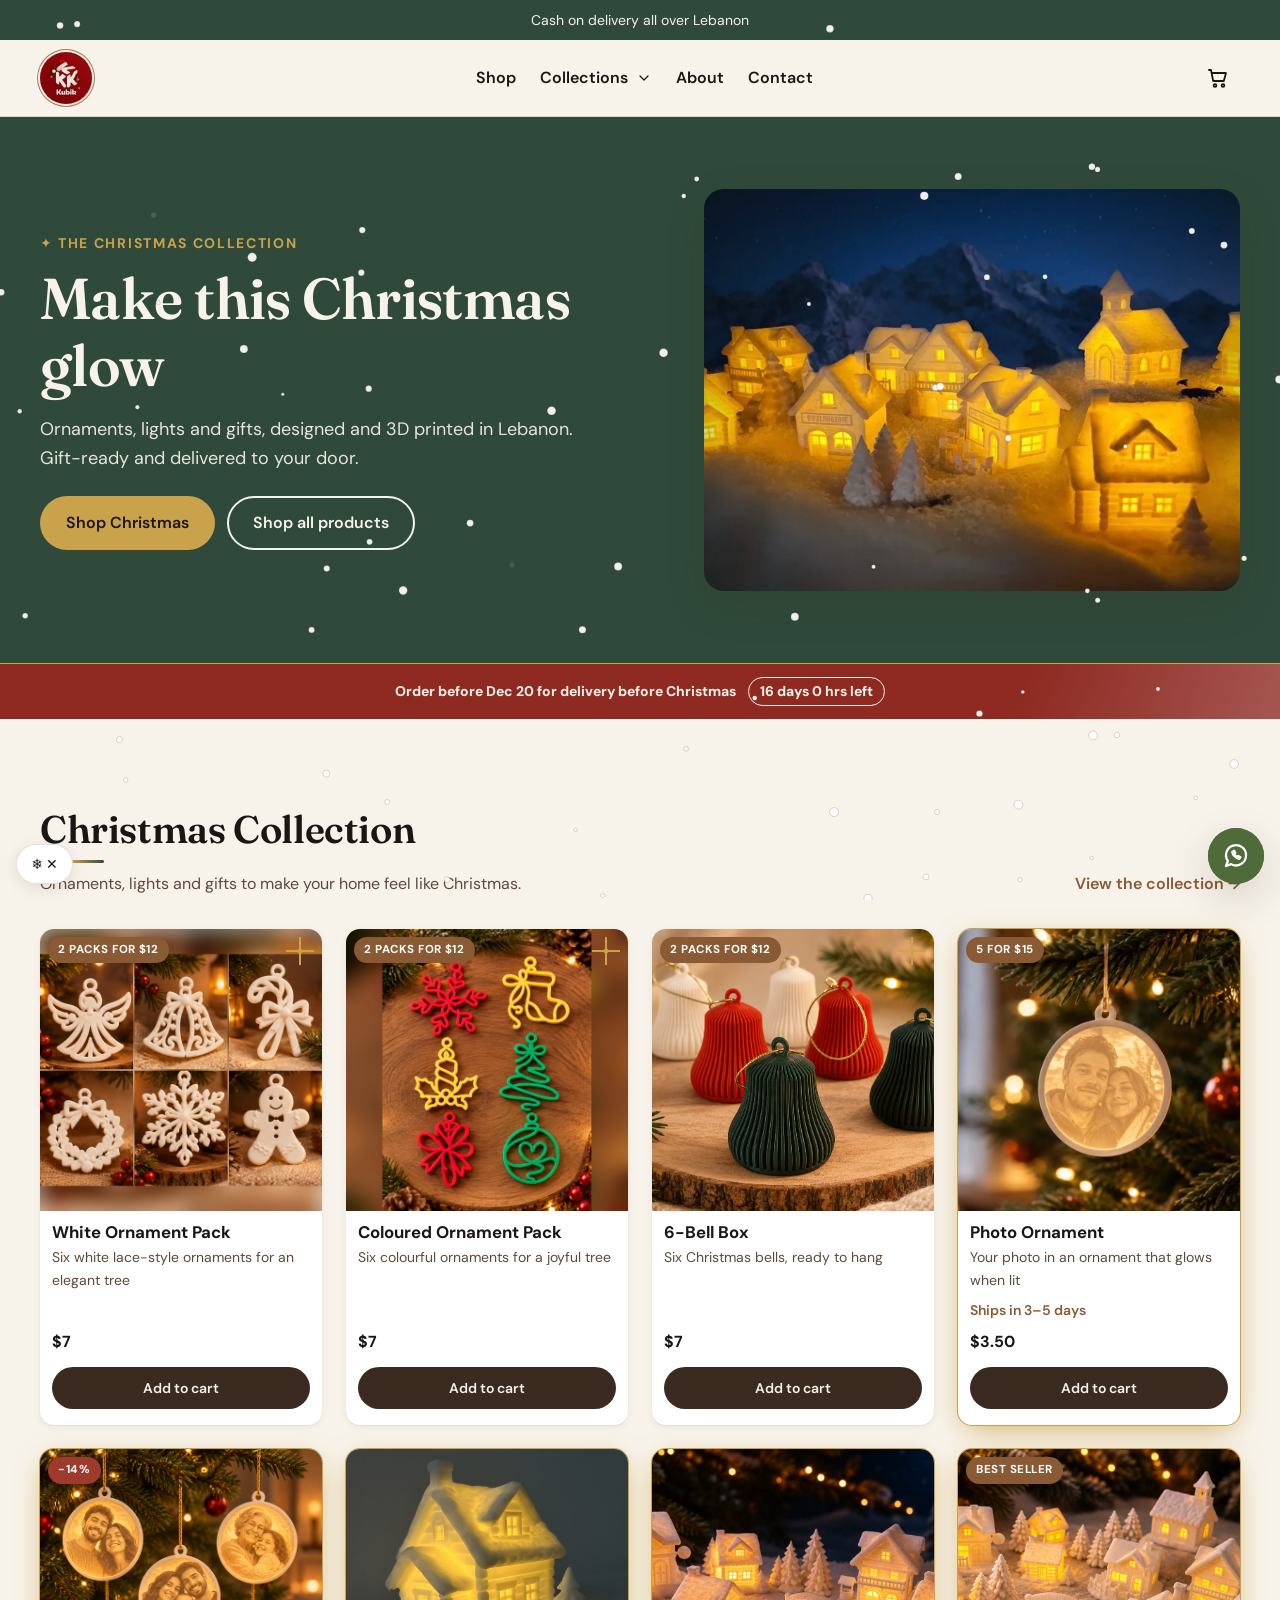
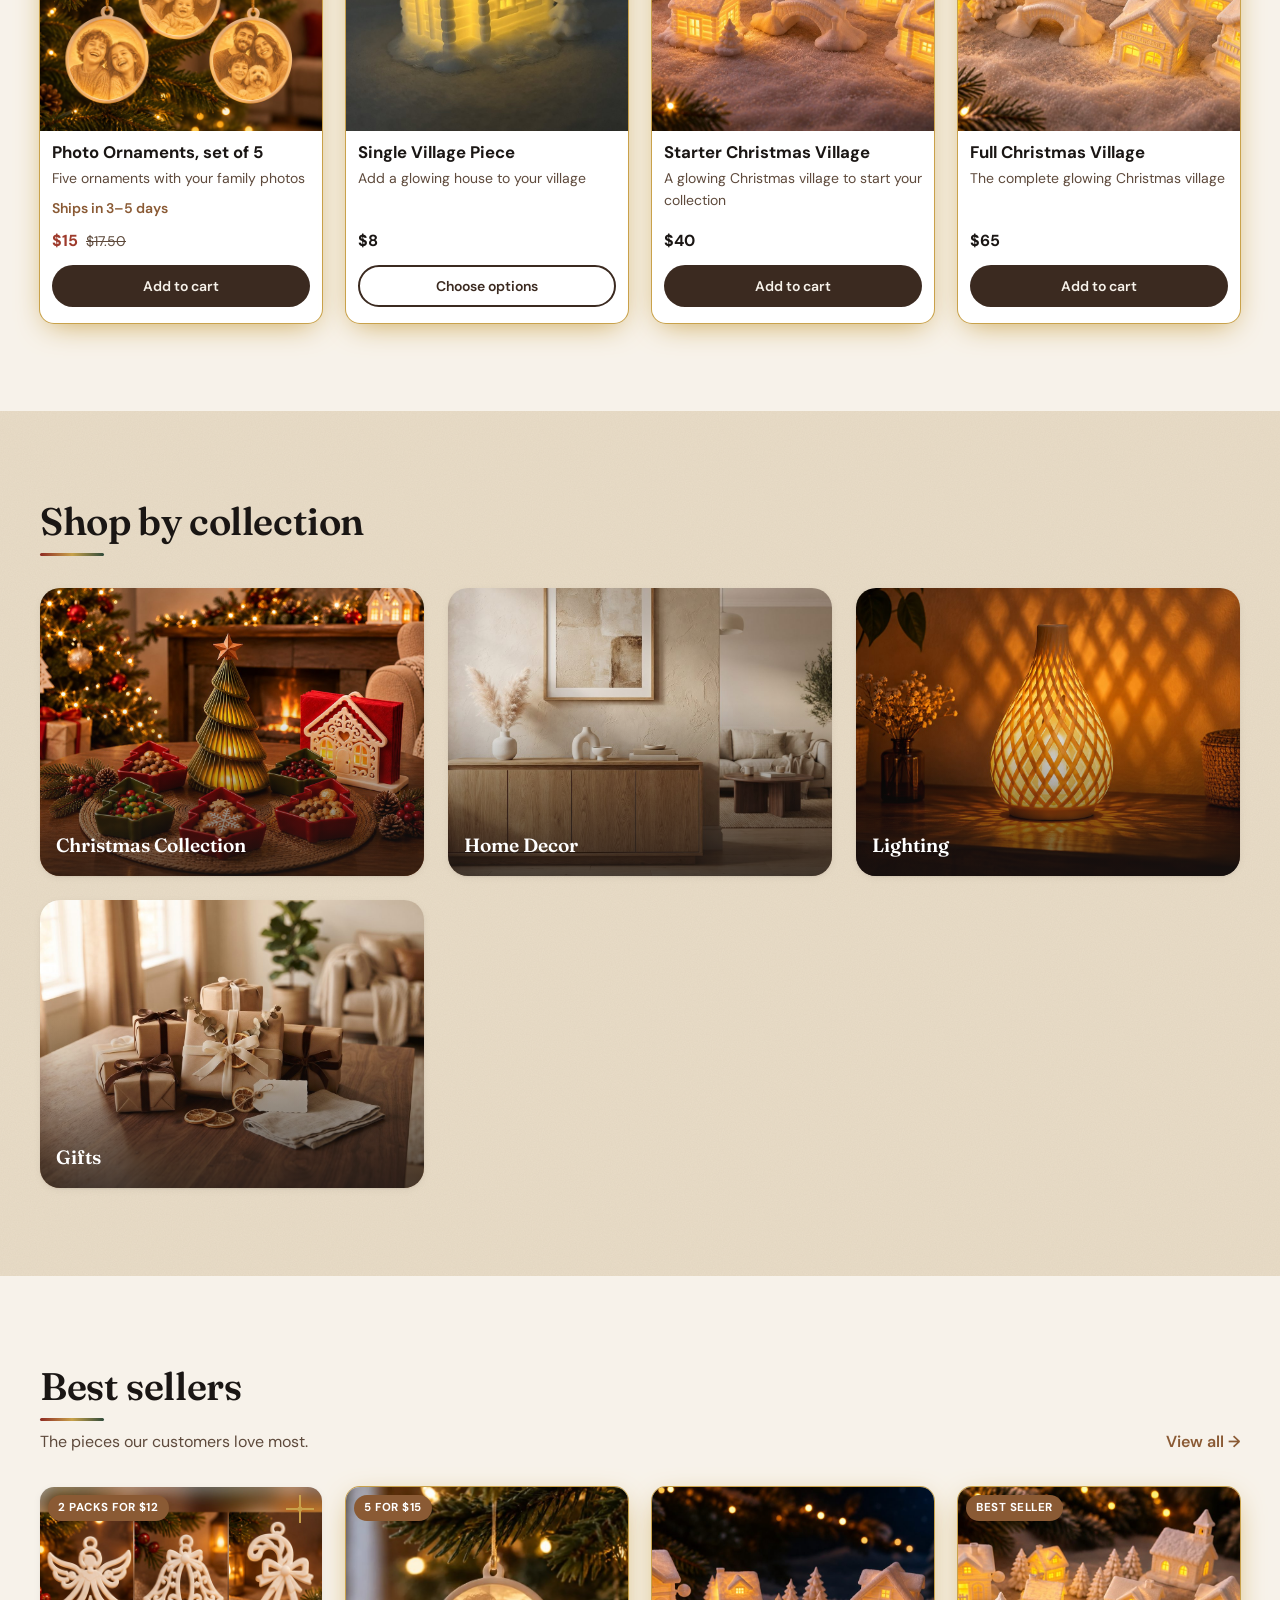
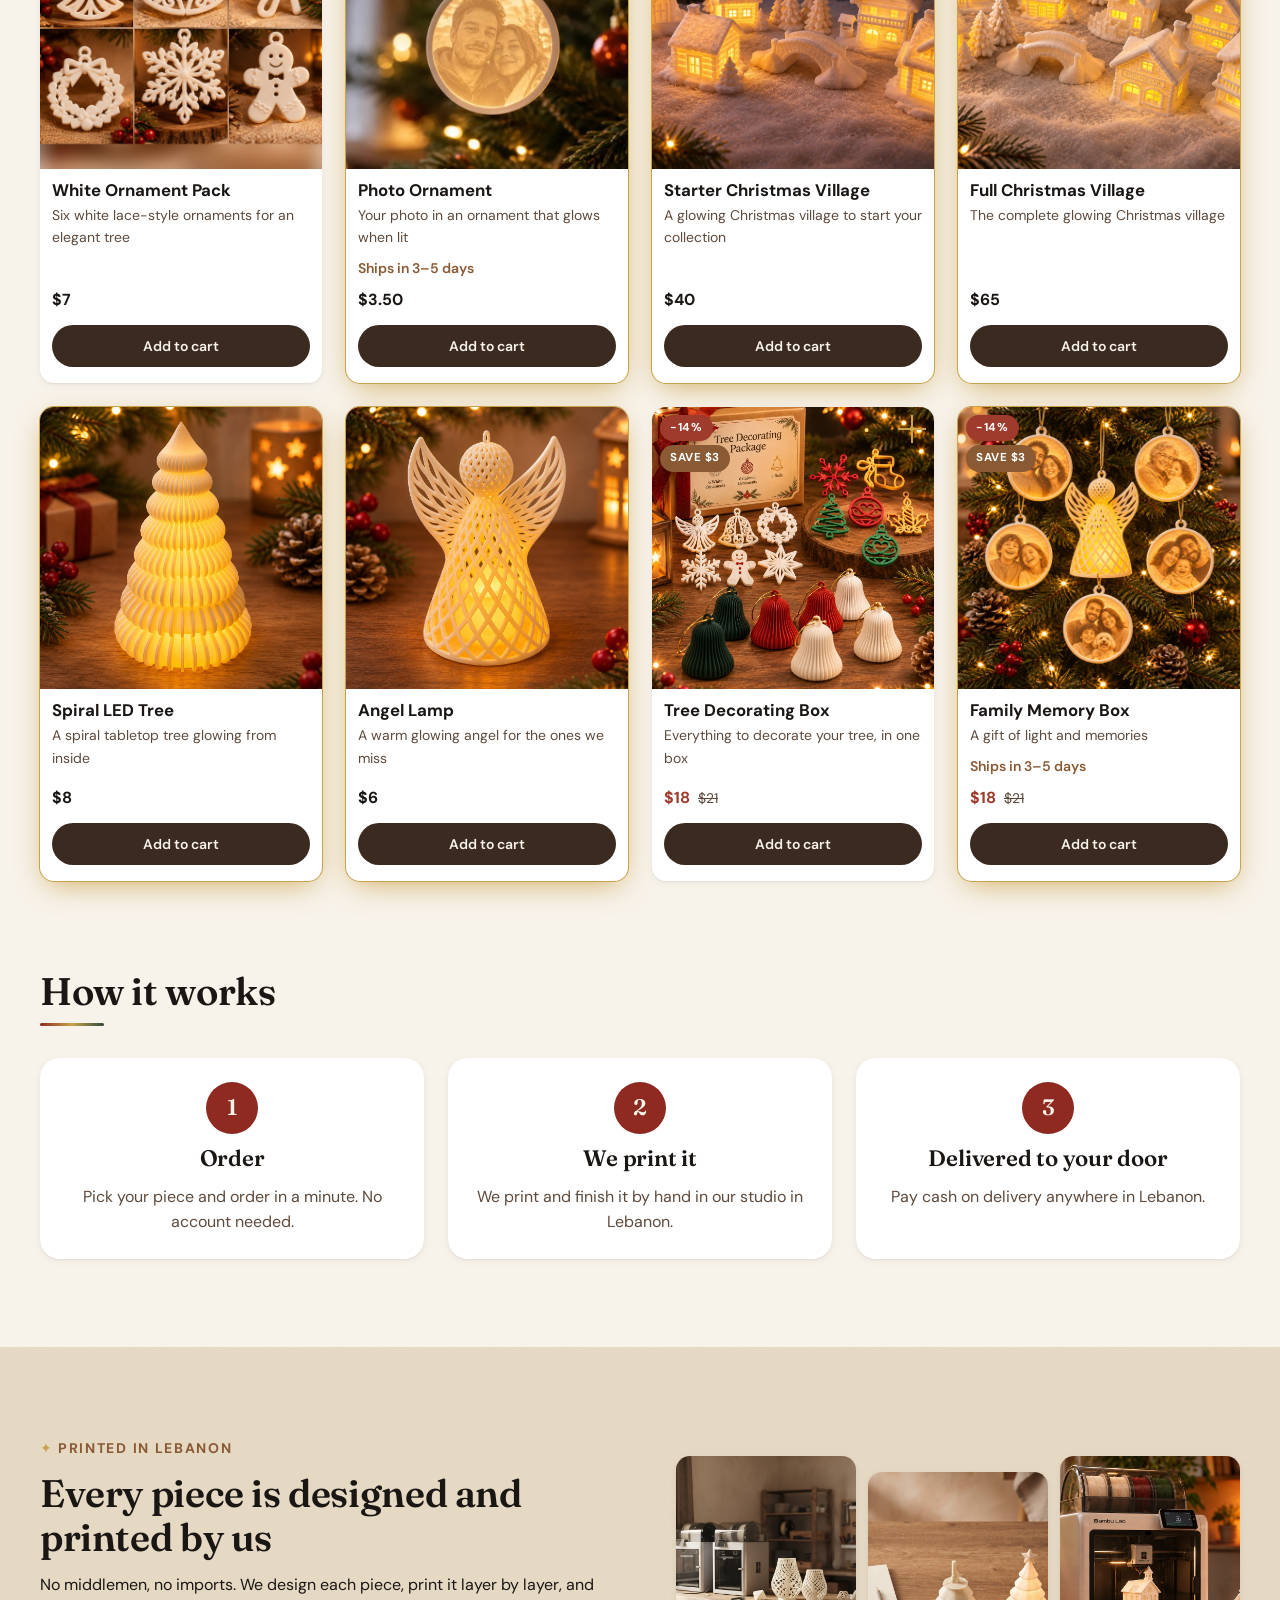
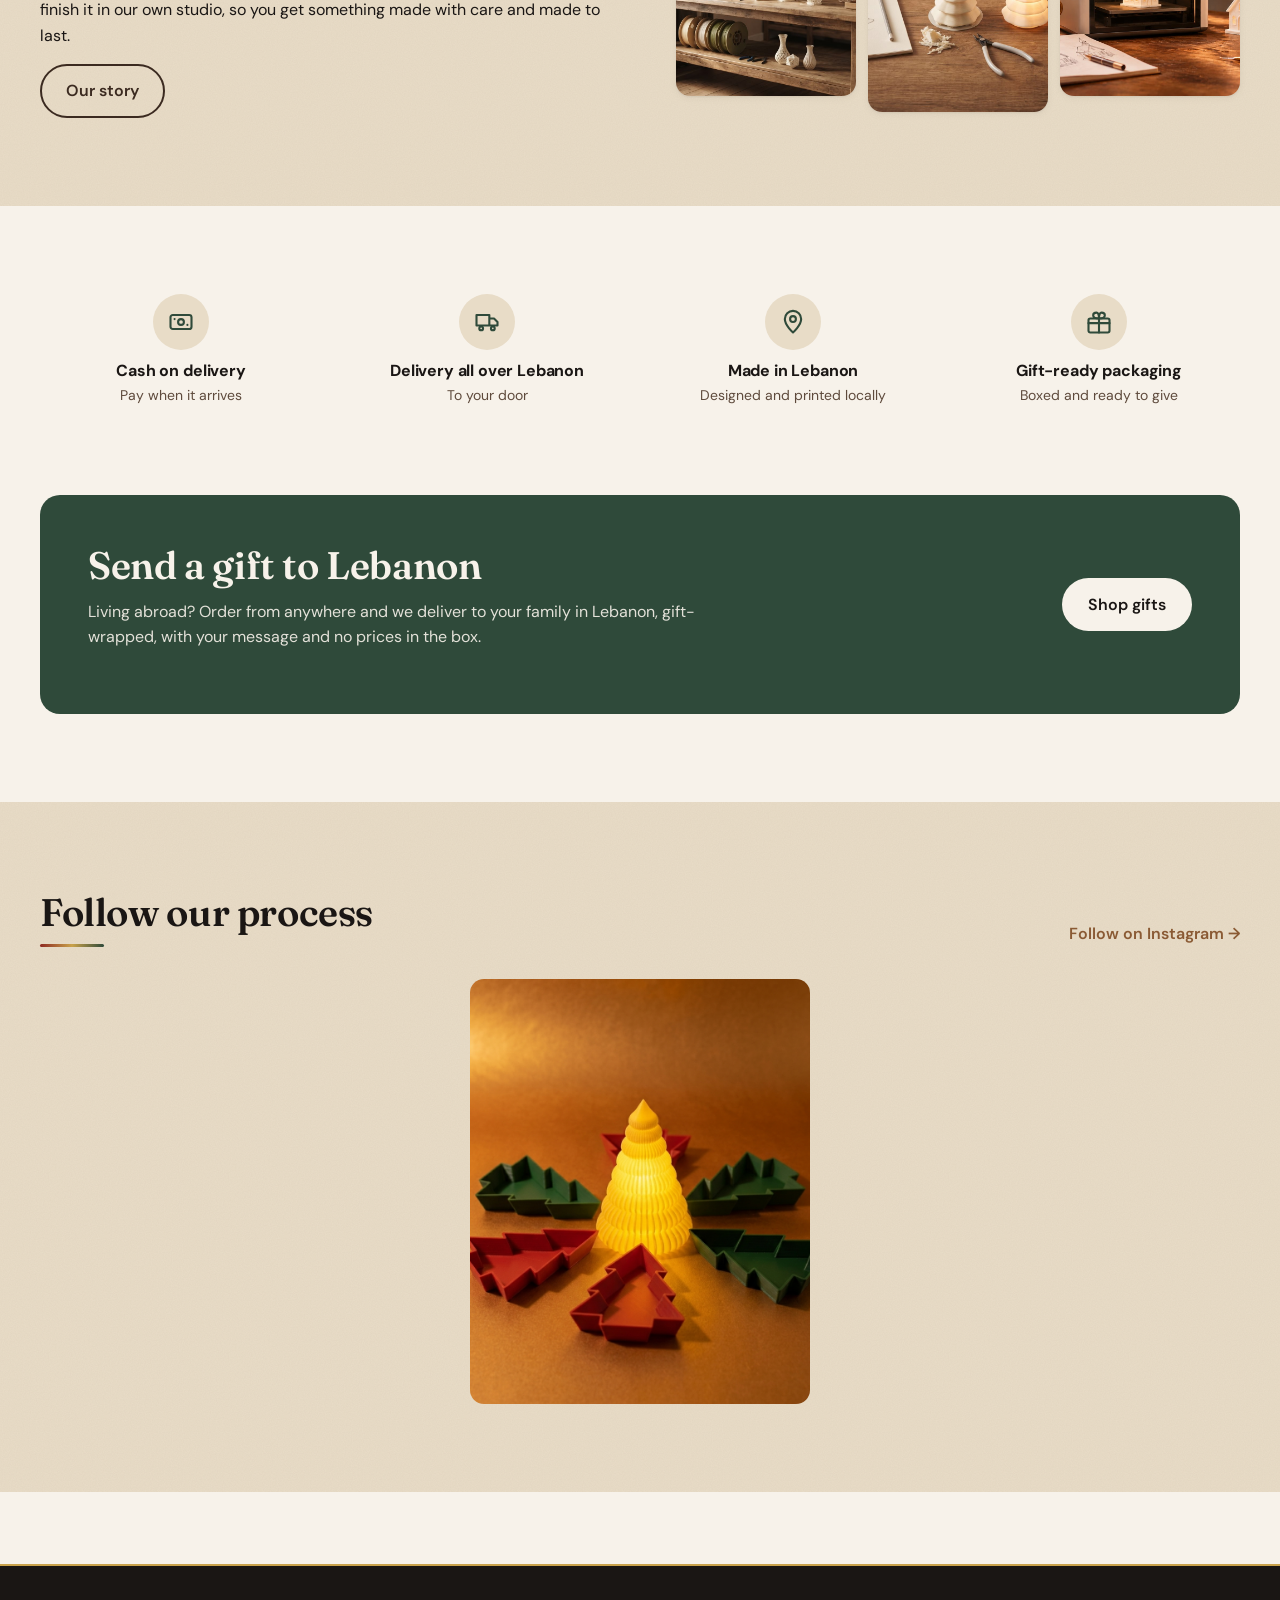
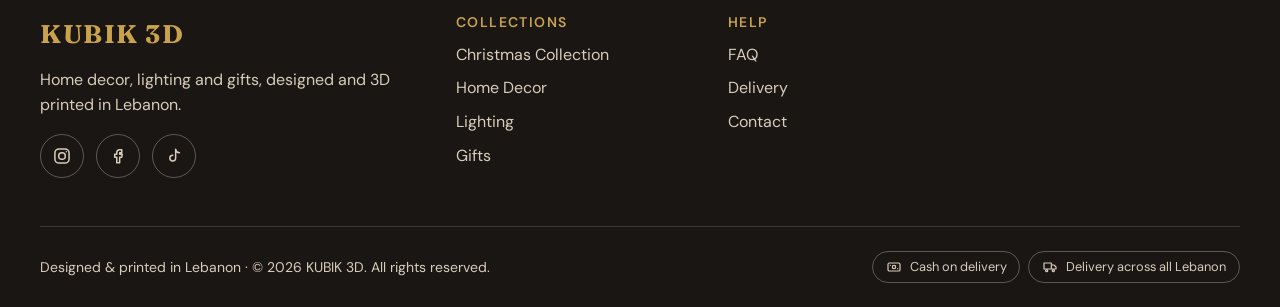
<file: index.html>
<!doctype html>
<html lang="en">
<head>
  <meta charset="utf-8">
  <meta name="viewport" content="width=device-width, initial-scale=1">
  <title>KUBIK 3D | Home decor, lighting & gifts printed in Lebanon</title>
  <meta name="description" content="Home decor, lighting and gifts designed and 3D printed in Lebanon. Cash on delivery all over Lebanon.">
  <meta property="og:title" content="KUBIK 3D | Designed & printed in Lebanon">
  <meta property="og:description" content="Home decor, lighting and gifts designed and 3D printed in Lebanon.">
  <meta property="og:type" content="website">
  <link rel="icon" href="assets/logo/christmas-logo.jpg" type="image/jpeg">

  <link rel="preconnect" href="https://fonts.googleapis.com">
  <link rel="preconnect" href="https://fonts.gstatic.com" crossorigin>
  <link href="https://fonts.googleapis.com/css2?family=DM+Sans:wght@400;500;600;700&family=Fraunces:opsz,wght@9..144,500;9..144,600;9..144,700&display=swap" rel="stylesheet">

  <link rel="stylesheet" href="css/tokens.css">
  <link rel="stylesheet" href="css/base.css">
  <link rel="stylesheet" href="css/components.css">
  <link rel="stylesheet" href="css/pages.css">
  <link rel="stylesheet" href="css/motion.css">
  <link rel="stylesheet" href="css/themes/default.css">
  <link rel="stylesheet" href="css/themes/christmas.css">
  <link rel="stylesheet" href="css/themes/valentine.css">
  <script src="js/theme-boot.js"></script>
</head>
<body>
  <a class="skip-link" href="#main">Skip to content</a>
  <div id="site-header"></div>
  <main id="main">
    <div class="skeleton skeleton-hero" aria-hidden="true"></div>
    <div class="container section"><div class="grid-products"><div class="skeleton skeleton-card"></div><div class="skeleton skeleton-card"></div><div class="skeleton skeleton-card"></div><div class="skeleton skeleton-card"></div></div></div>
  </main>
  <div id="site-footer"></div>
  <script type="module" src="js/pages/home.js"></script>
</body>
</html>
</file>
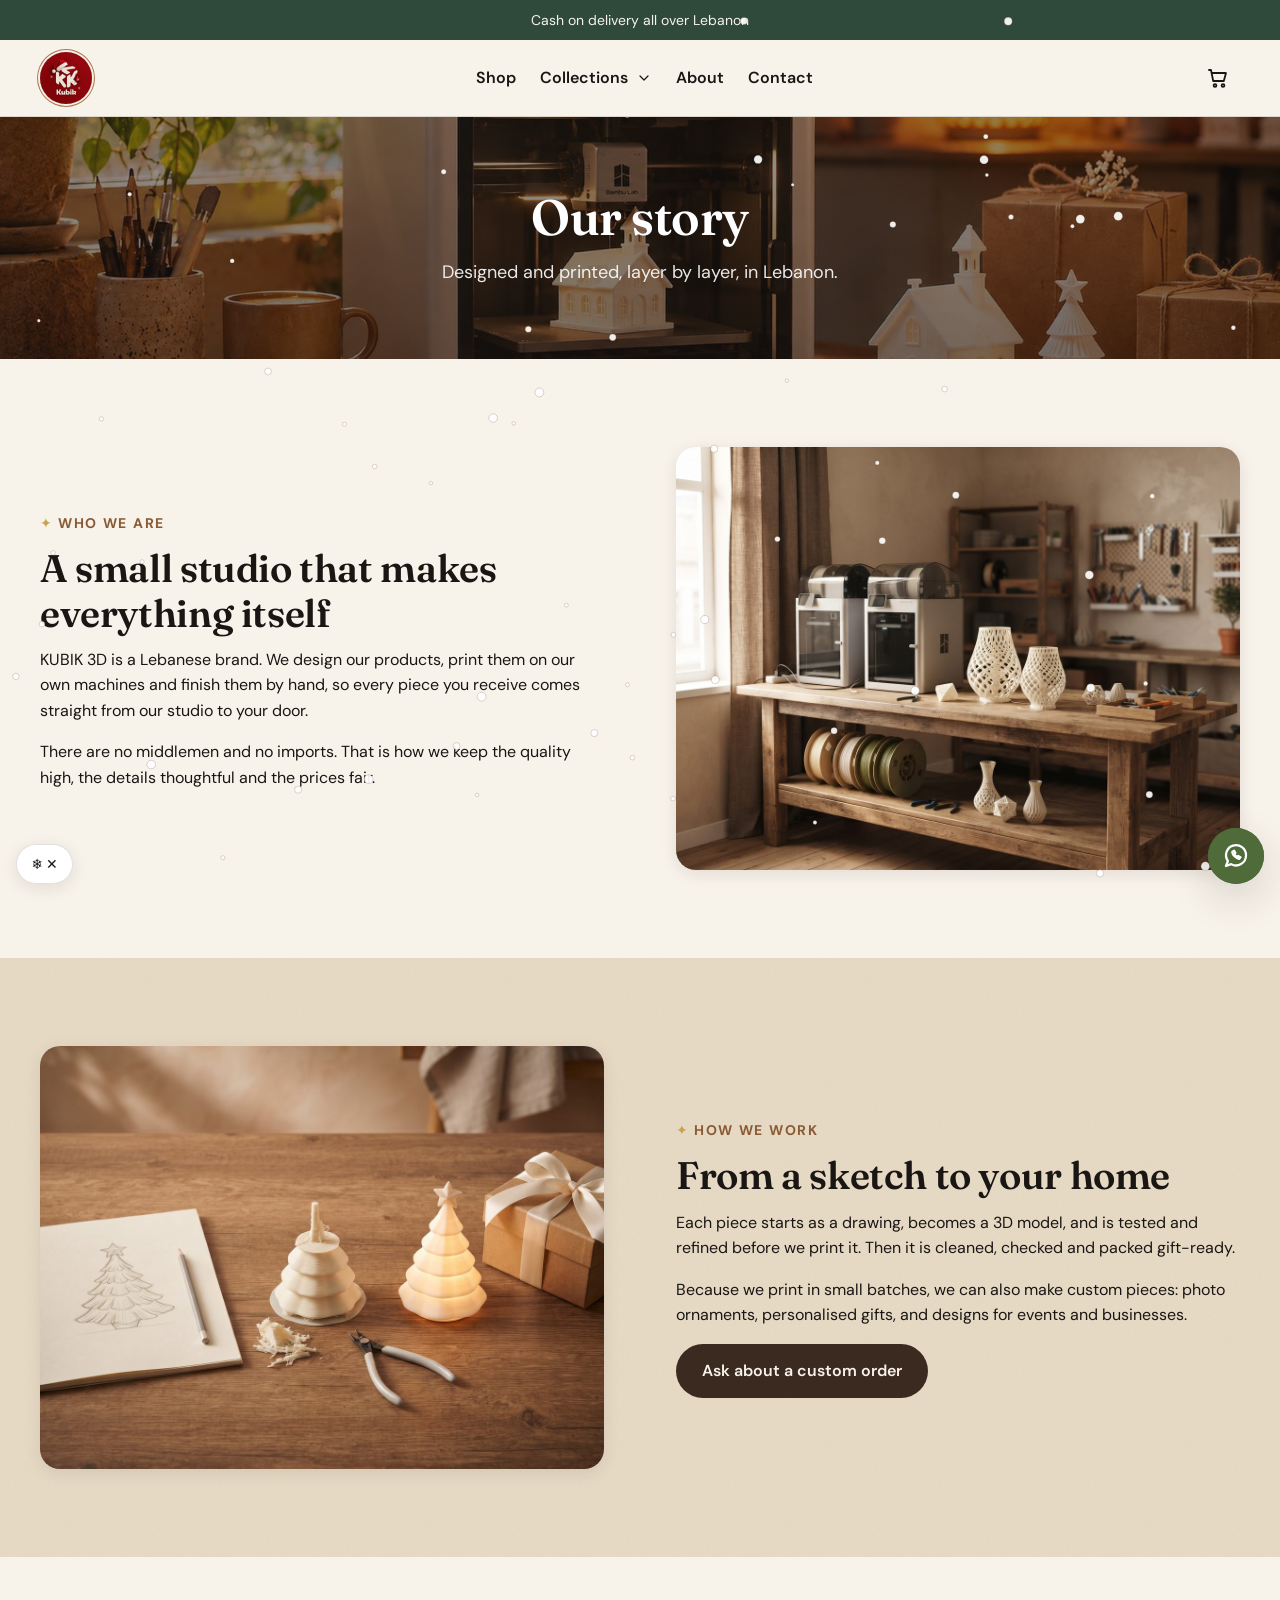
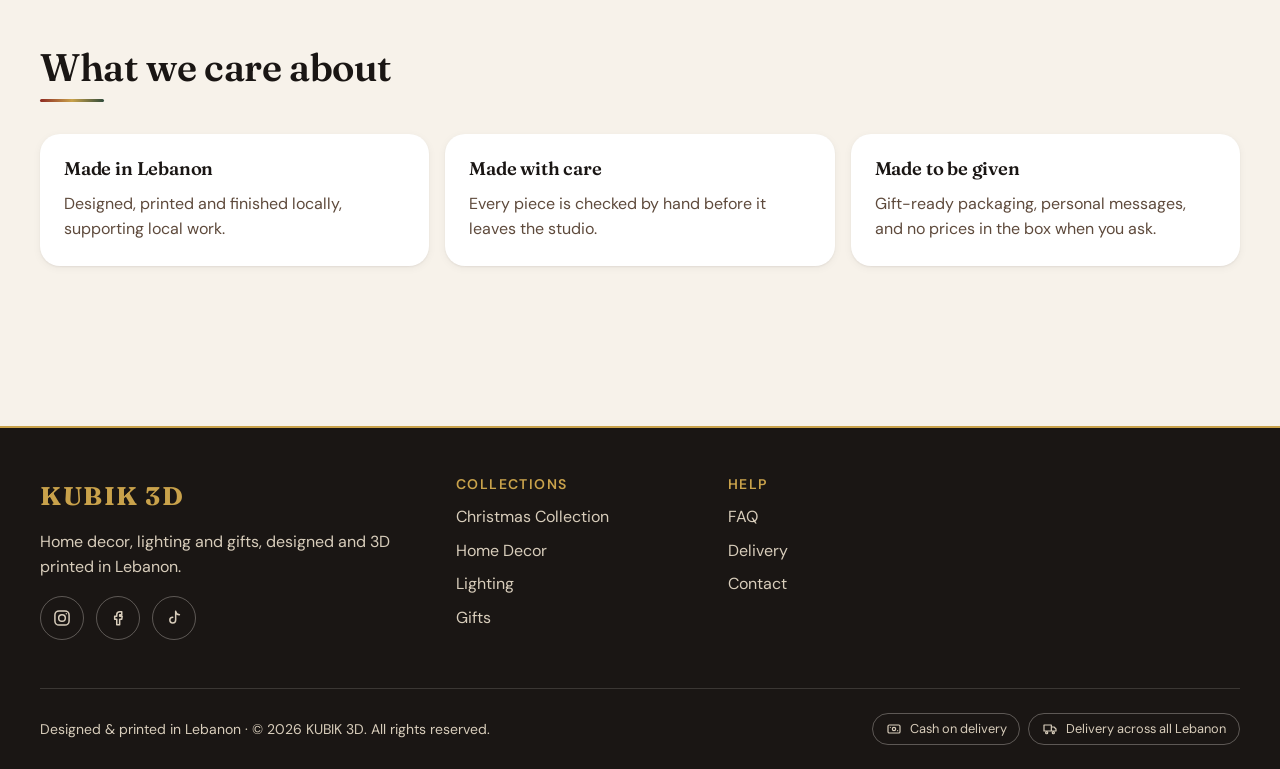
<file: about.html>
<!doctype html>
<html lang="en">
<head>
  <meta charset="utf-8">
  <meta name="viewport" content="width=device-width, initial-scale=1">
  <title>Our story | KUBIK 3D</title>
  <meta name="description" content="KUBIK 3D designs and 3D prints everything in-house in Lebanon.">
  <meta property="og:title" content="Our story | KUBIK 3D">
  <meta property="og:description" content="KUBIK 3D designs and 3D prints everything in-house in Lebanon.">
  <meta property="og:type" content="website">
  <link rel="icon" href="assets/logo/christmas-logo.jpg" type="image/jpeg">
  <link rel="preconnect" href="https://fonts.googleapis.com">
  <link rel="preconnect" href="https://fonts.gstatic.com" crossorigin>
  <link href="https://fonts.googleapis.com/css2?family=DM+Sans:wght@400;500;600;700&family=Fraunces:opsz,wght@9..144,500;9..144,600;9..144,700&display=swap" rel="stylesheet">
  <link rel="stylesheet" href="css/tokens.css">
  <link rel="stylesheet" href="css/base.css">
  <link rel="stylesheet" href="css/components.css">
  <link rel="stylesheet" href="css/pages.css">
  <link rel="stylesheet" href="css/motion.css">
  <link rel="stylesheet" href="css/themes/default.css">
  <link rel="stylesheet" href="css/themes/christmas.css">
  <link rel="stylesheet" href="css/themes/valentine.css">
  <script src="js/theme-boot.js"></script>
</head>
<body>
  <a class="skip-link" href="#main">Skip to content</a>
  <div id="site-header"></div>
  <main id="main"><div class="container page-body"><div class="skeleton" style="height:320px" aria-hidden="true"></div></div></main>
  <div id="site-footer"></div>
  <script type="module" src="js/pages/about.js"></script>
</body>
</html>
</file>
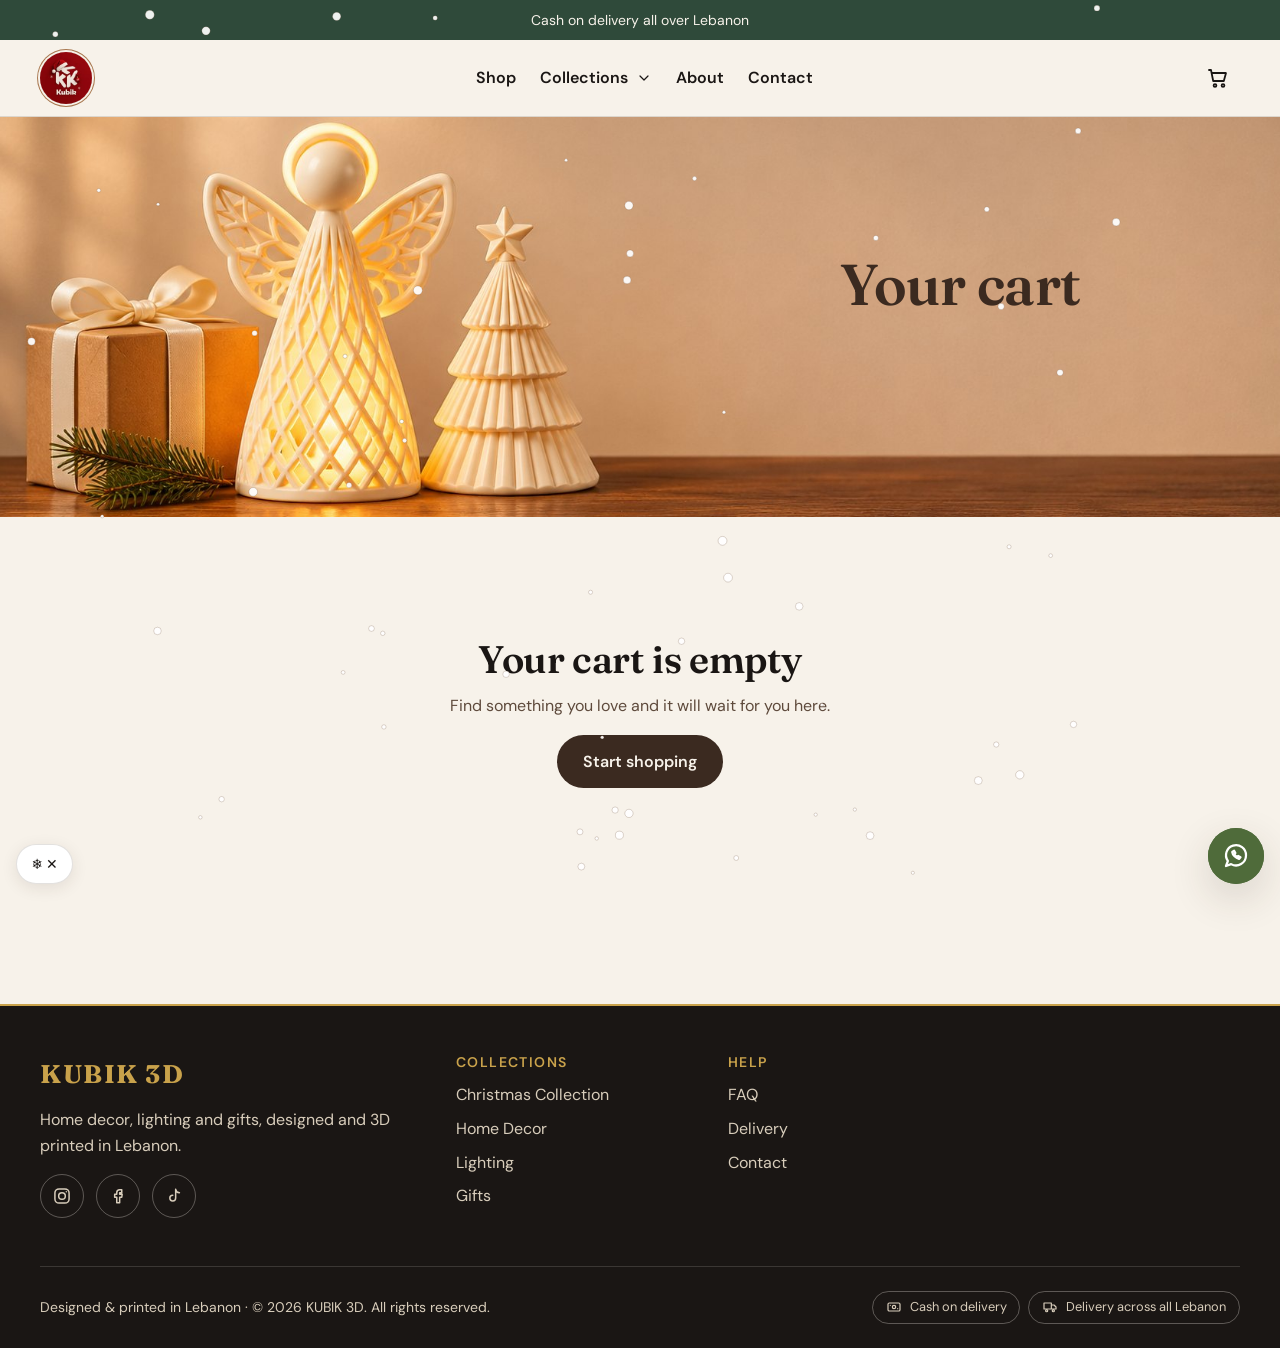
<file: cart.html>
<!doctype html>
<html lang="en">
<head>
  <meta charset="utf-8">
  <meta name="viewport" content="width=device-width, initial-scale=1">
  <title>Your cart | KUBIK 3D</title>
  <meta name="description" content="Review the items in your cart.">
  <meta property="og:title" content="Your cart | KUBIK 3D">
  <meta property="og:description" content="Review the items in your cart.">
  <meta property="og:type" content="website">
  <link rel="icon" href="assets/logo/christmas-logo.jpg" type="image/jpeg">
  <link rel="preconnect" href="https://fonts.googleapis.com">
  <link rel="preconnect" href="https://fonts.gstatic.com" crossorigin>
  <link href="https://fonts.googleapis.com/css2?family=DM+Sans:wght@400;500;600;700&family=Fraunces:opsz,wght@9..144,500;9..144,600;9..144,700&display=swap" rel="stylesheet">
  <link rel="stylesheet" href="css/tokens.css">
  <link rel="stylesheet" href="css/base.css">
  <link rel="stylesheet" href="css/components.css">
  <link rel="stylesheet" href="css/pages.css">
  <link rel="stylesheet" href="css/motion.css">
  <link rel="stylesheet" href="css/themes/default.css">
  <link rel="stylesheet" href="css/themes/christmas.css">
  <link rel="stylesheet" href="css/themes/valentine.css">
  <script src="js/theme-boot.js"></script>
</head>
<body>
  <a class="skip-link" href="#main">Skip to content</a>
  <div id="site-header"></div>
  <main id="main"><div class="container page-body"><div class="skeleton" style="height:320px" aria-hidden="true"></div></div></main>
  <div id="site-footer"></div>
  <script type="module" src="js/pages/cart.js"></script>
</body>
</html>
</file>
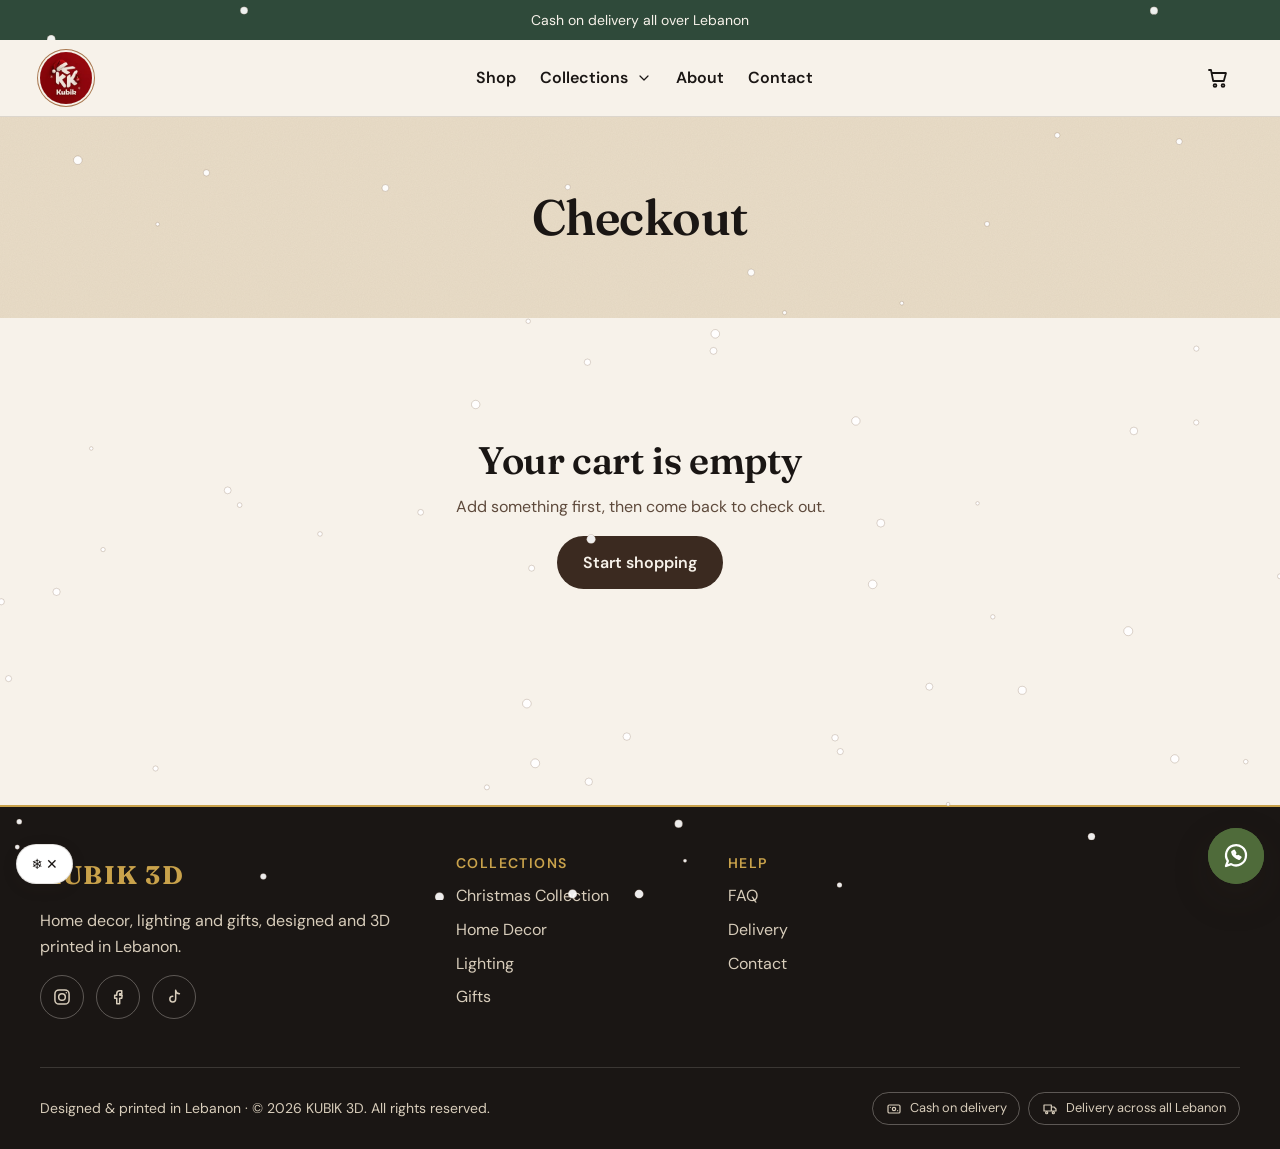
<file: checkout.html>
<!doctype html>
<html lang="en">
<head>
  <meta charset="utf-8">
  <meta name="viewport" content="width=device-width, initial-scale=1">
  <title>Checkout | KUBIK 3D</title>
  <meta name="description" content="Guest checkout with cash on delivery all over Lebanon.">
  <meta property="og:title" content="Checkout | KUBIK 3D">
  <meta property="og:description" content="Guest checkout with cash on delivery all over Lebanon.">
  <meta property="og:type" content="website">
  <link rel="icon" href="assets/logo/christmas-logo.jpg" type="image/jpeg">
  <link rel="preconnect" href="https://fonts.googleapis.com">
  <link rel="preconnect" href="https://fonts.gstatic.com" crossorigin>
  <link href="https://fonts.googleapis.com/css2?family=DM+Sans:wght@400;500;600;700&family=Fraunces:opsz,wght@9..144,500;9..144,600;9..144,700&display=swap" rel="stylesheet">
  <link rel="stylesheet" href="css/tokens.css">
  <link rel="stylesheet" href="css/base.css">
  <link rel="stylesheet" href="css/components.css">
  <link rel="stylesheet" href="css/pages.css">
  <link rel="stylesheet" href="css/motion.css">
  <link rel="stylesheet" href="css/themes/default.css">
  <link rel="stylesheet" href="css/themes/christmas.css">
  <link rel="stylesheet" href="css/themes/valentine.css">
  <script src="js/theme-boot.js"></script>
</head>
<body>
  <a class="skip-link" href="#main">Skip to content</a>
  <div id="site-header"></div>
  <main id="main"><div class="container page-body"><div class="skeleton" style="height:320px" aria-hidden="true"></div></div></main>
  <div id="site-footer"></div>
  <script type="module" src="js/pages/checkout.js"></script>
</body>
</html>
</file>
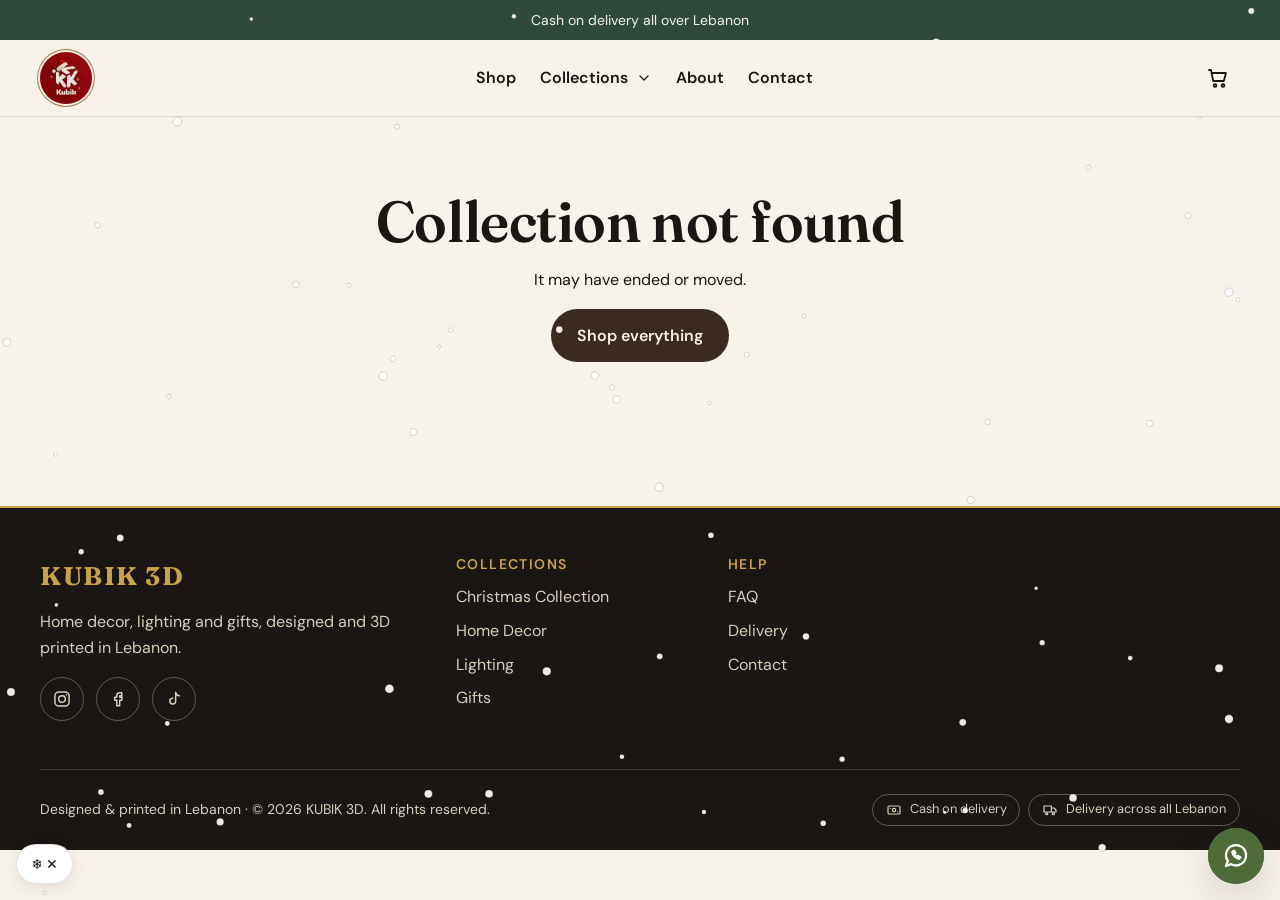
<file: collection.html>
<!doctype html>
<html lang="en">
<head>
  <meta charset="utf-8">
  <meta name="viewport" content="width=device-width, initial-scale=1">
  <title>Collection | KUBIK 3D</title>
  <meta name="description" content="Browse a KUBIK 3D collection.">
  <meta property="og:title" content="Collection | KUBIK 3D">
  <meta property="og:description" content="Browse a KUBIK 3D collection.">
  <meta property="og:type" content="website">
  <link rel="icon" href="assets/logo/christmas-logo.jpg" type="image/jpeg">
  <link rel="preconnect" href="https://fonts.googleapis.com">
  <link rel="preconnect" href="https://fonts.gstatic.com" crossorigin>
  <link href="https://fonts.googleapis.com/css2?family=DM+Sans:wght@400;500;600;700&family=Fraunces:opsz,wght@9..144,500;9..144,600;9..144,700&display=swap" rel="stylesheet">
  <link rel="stylesheet" href="css/tokens.css">
  <link rel="stylesheet" href="css/base.css">
  <link rel="stylesheet" href="css/components.css">
  <link rel="stylesheet" href="css/pages.css">
  <link rel="stylesheet" href="css/motion.css">
  <link rel="stylesheet" href="css/themes/default.css">
  <link rel="stylesheet" href="css/themes/christmas.css">
  <link rel="stylesheet" href="css/themes/valentine.css">
  <script src="js/theme-boot.js"></script>
</head>
<body>
  <a class="skip-link" href="#main">Skip to content</a>
  <div id="site-header"></div>
  <main id="main"><div class="container page-body"><div class="skeleton" style="height:320px" aria-hidden="true"></div></div></main>
  <div id="site-footer"></div>
  <script type="module" src="js/pages/collection.js"></script>
</body>
</html>
</file>
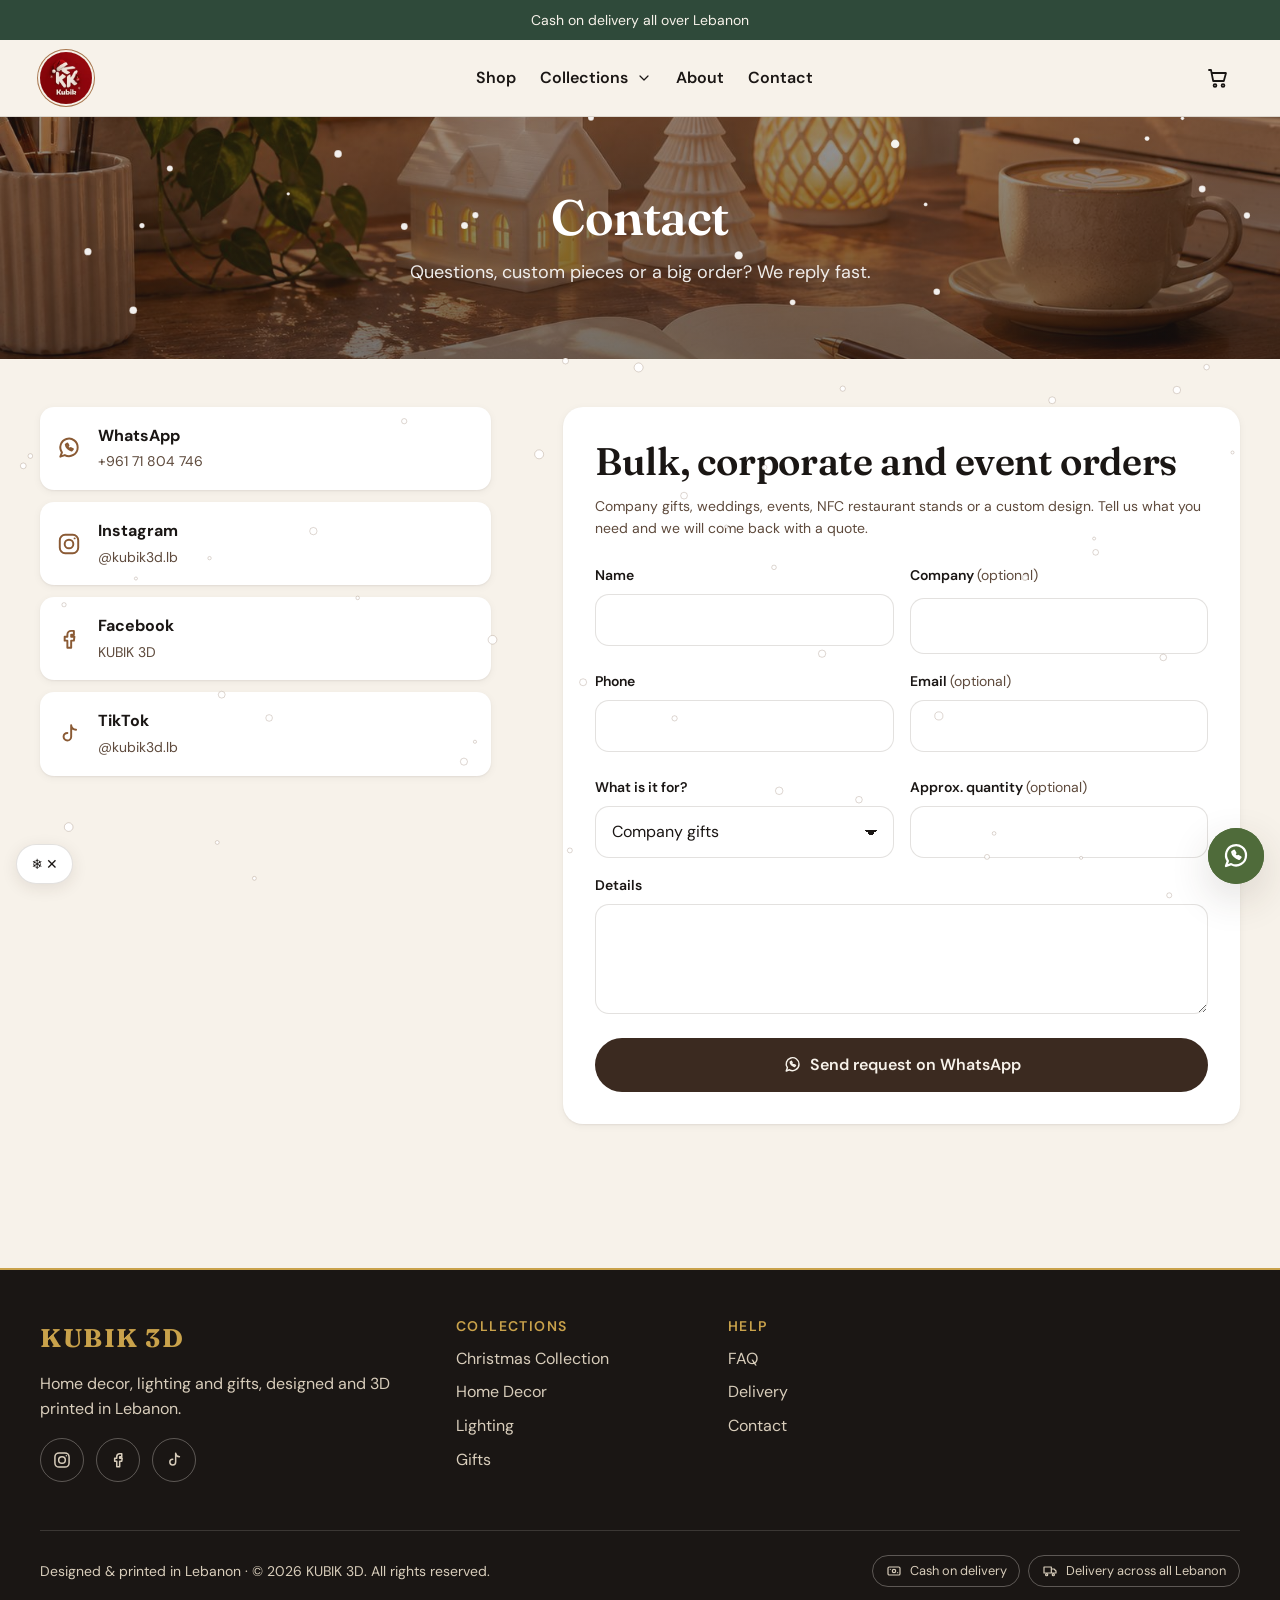
<file: contact.html>
<!doctype html>
<html lang="en">
<head>
  <meta charset="utf-8">
  <meta name="viewport" content="width=device-width, initial-scale=1">
  <title>Contact | KUBIK 3D</title>
  <meta name="description" content="Get in touch, or ask about bulk, corporate and event orders.">
  <meta property="og:title" content="Contact | KUBIK 3D">
  <meta property="og:description" content="Get in touch, or ask about bulk, corporate and event orders.">
  <meta property="og:type" content="website">
  <link rel="icon" href="assets/logo/christmas-logo.jpg" type="image/jpeg">
  <link rel="preconnect" href="https://fonts.googleapis.com">
  <link rel="preconnect" href="https://fonts.gstatic.com" crossorigin>
  <link href="https://fonts.googleapis.com/css2?family=DM+Sans:wght@400;500;600;700&family=Fraunces:opsz,wght@9..144,500;9..144,600;9..144,700&display=swap" rel="stylesheet">
  <link rel="stylesheet" href="css/tokens.css">
  <link rel="stylesheet" href="css/base.css">
  <link rel="stylesheet" href="css/components.css">
  <link rel="stylesheet" href="css/pages.css">
  <link rel="stylesheet" href="css/motion.css">
  <link rel="stylesheet" href="css/themes/default.css">
  <link rel="stylesheet" href="css/themes/christmas.css">
  <link rel="stylesheet" href="css/themes/valentine.css">
  <script src="js/theme-boot.js"></script>
</head>
<body>
  <a class="skip-link" href="#main">Skip to content</a>
  <div id="site-header"></div>
  <main id="main"><div class="container page-body"><div class="skeleton" style="height:320px" aria-hidden="true"></div></div></main>
  <div id="site-footer"></div>
  <script type="module" src="js/pages/contact.js"></script>
</body>
</html>
</file>
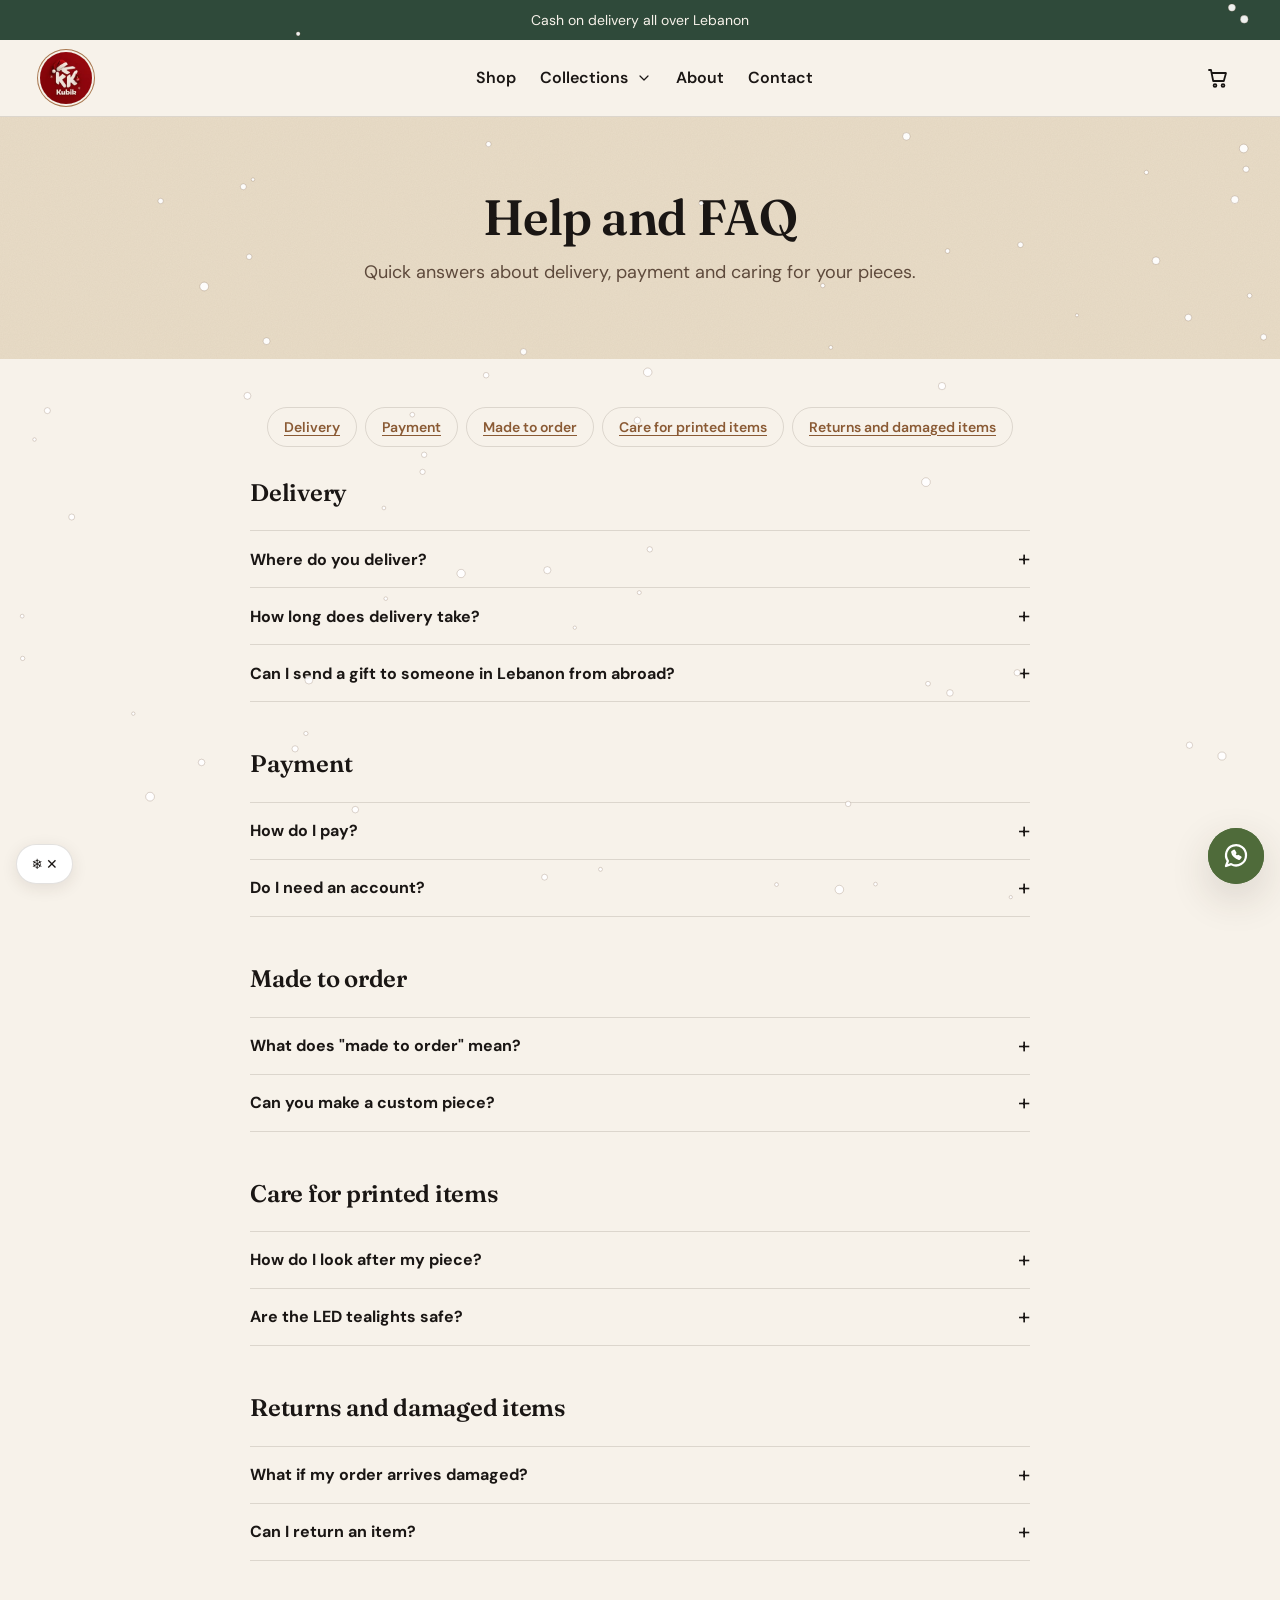
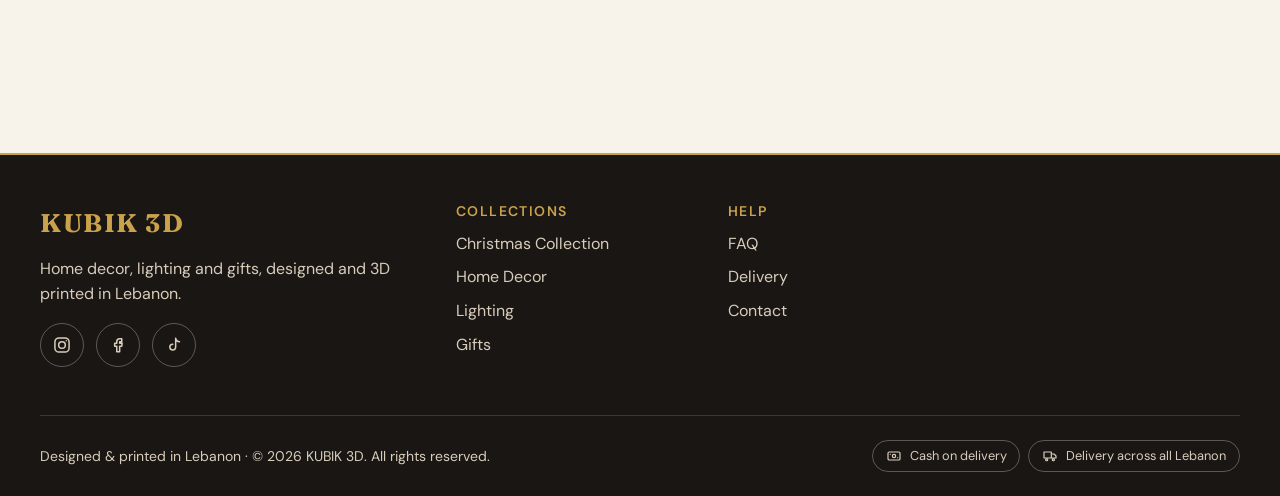
<file: faq.html>
<!doctype html>
<html lang="en">
<head>
  <meta charset="utf-8">
  <meta name="viewport" content="width=device-width, initial-scale=1">
  <title>Help and FAQ | KUBIK 3D</title>
  <meta name="description" content="Delivery, payment, made-to-order timing, care and returns.">
  <meta property="og:title" content="Help and FAQ | KUBIK 3D">
  <meta property="og:description" content="Delivery, payment, made-to-order timing, care and returns.">
  <meta property="og:type" content="website">
  <link rel="icon" href="assets/logo/christmas-logo.jpg" type="image/jpeg">
  <link rel="preconnect" href="https://fonts.googleapis.com">
  <link rel="preconnect" href="https://fonts.gstatic.com" crossorigin>
  <link href="https://fonts.googleapis.com/css2?family=DM+Sans:wght@400;500;600;700&family=Fraunces:opsz,wght@9..144,500;9..144,600;9..144,700&display=swap" rel="stylesheet">
  <link rel="stylesheet" href="css/tokens.css">
  <link rel="stylesheet" href="css/base.css">
  <link rel="stylesheet" href="css/components.css">
  <link rel="stylesheet" href="css/pages.css">
  <link rel="stylesheet" href="css/motion.css">
  <link rel="stylesheet" href="css/themes/default.css">
  <link rel="stylesheet" href="css/themes/christmas.css">
  <link rel="stylesheet" href="css/themes/valentine.css">
  <script src="js/theme-boot.js"></script>
</head>
<body>
  <a class="skip-link" href="#main">Skip to content</a>
  <div id="site-header"></div>
  <main id="main"><div class="container page-body"><div class="skeleton" style="height:320px" aria-hidden="true"></div></div></main>
  <div id="site-footer"></div>
  <script type="module" src="js/pages/faq.js"></script>
</body>
</html>
</file>
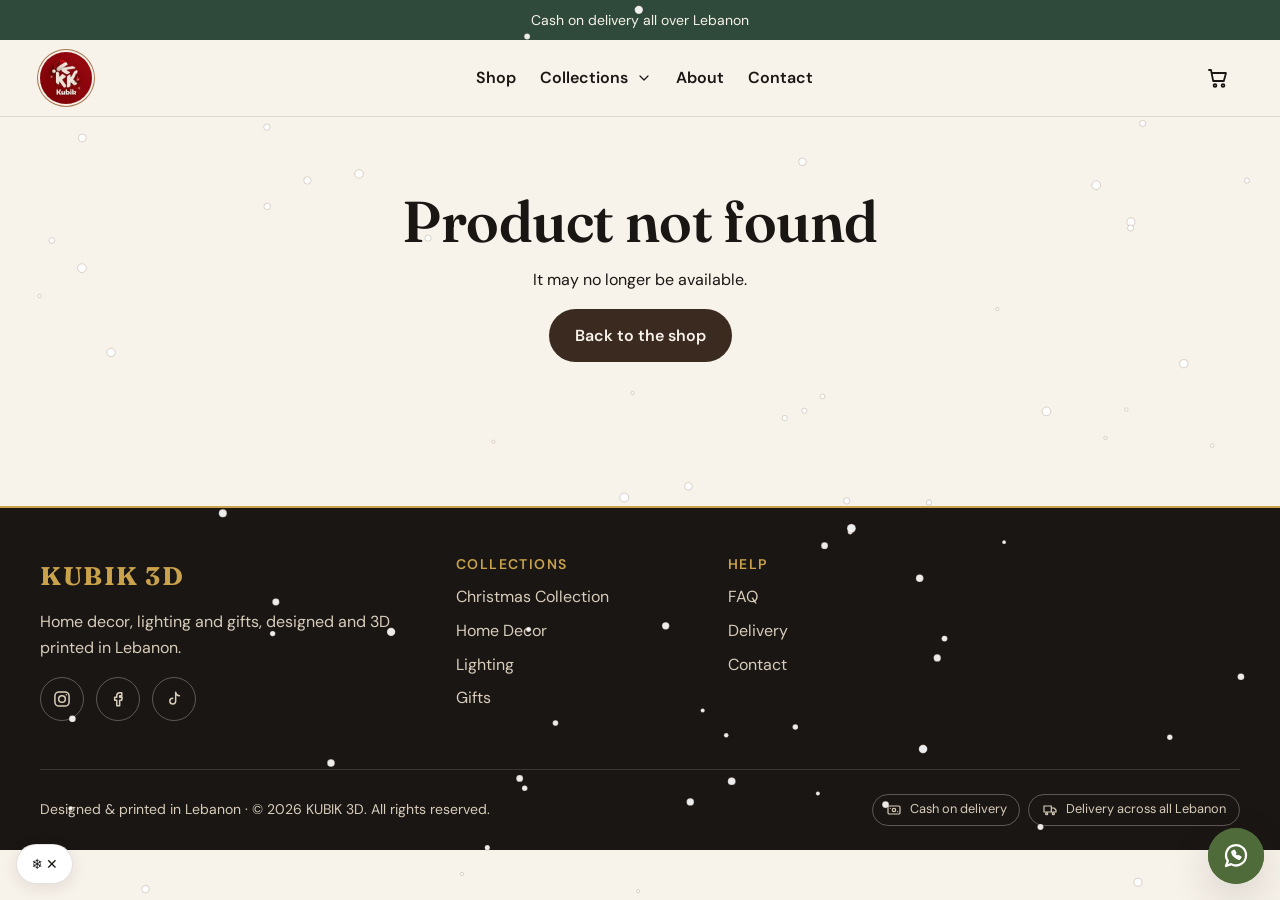
<file: product.html>
<!doctype html>
<html lang="en">
<head>
  <meta charset="utf-8">
  <meta name="viewport" content="width=device-width, initial-scale=1">
  <title>Product | KUBIK 3D</title>
  <meta name="description" content="A KUBIK 3D piece, designed and printed in Lebanon.">
  <meta property="og:title" content="Product | KUBIK 3D">
  <meta property="og:description" content="A KUBIK 3D piece, designed and printed in Lebanon.">
  <meta property="og:type" content="website">
  <link rel="icon" href="assets/logo/christmas-logo.jpg" type="image/jpeg">
  <link rel="preconnect" href="https://fonts.googleapis.com">
  <link rel="preconnect" href="https://fonts.gstatic.com" crossorigin>
  <link href="https://fonts.googleapis.com/css2?family=DM+Sans:wght@400;500;600;700&family=Fraunces:opsz,wght@9..144,500;9..144,600;9..144,700&display=swap" rel="stylesheet">
  <link rel="stylesheet" href="css/tokens.css">
  <link rel="stylesheet" href="css/base.css">
  <link rel="stylesheet" href="css/components.css">
  <link rel="stylesheet" href="css/pages.css">
  <link rel="stylesheet" href="css/motion.css">
  <link rel="stylesheet" href="css/themes/default.css">
  <link rel="stylesheet" href="css/themes/christmas.css">
  <link rel="stylesheet" href="css/themes/valentine.css">
  <script src="js/theme-boot.js"></script>
</head>
<body>
  <a class="skip-link" href="#main">Skip to content</a>
  <div id="site-header"></div>
  <main id="main"><div class="container page-body"><div class="skeleton" style="height:320px" aria-hidden="true"></div></div></main>
  <div id="site-footer"></div>
  <script type="module" src="js/pages/product.js"></script>
</body>
</html>
</file>
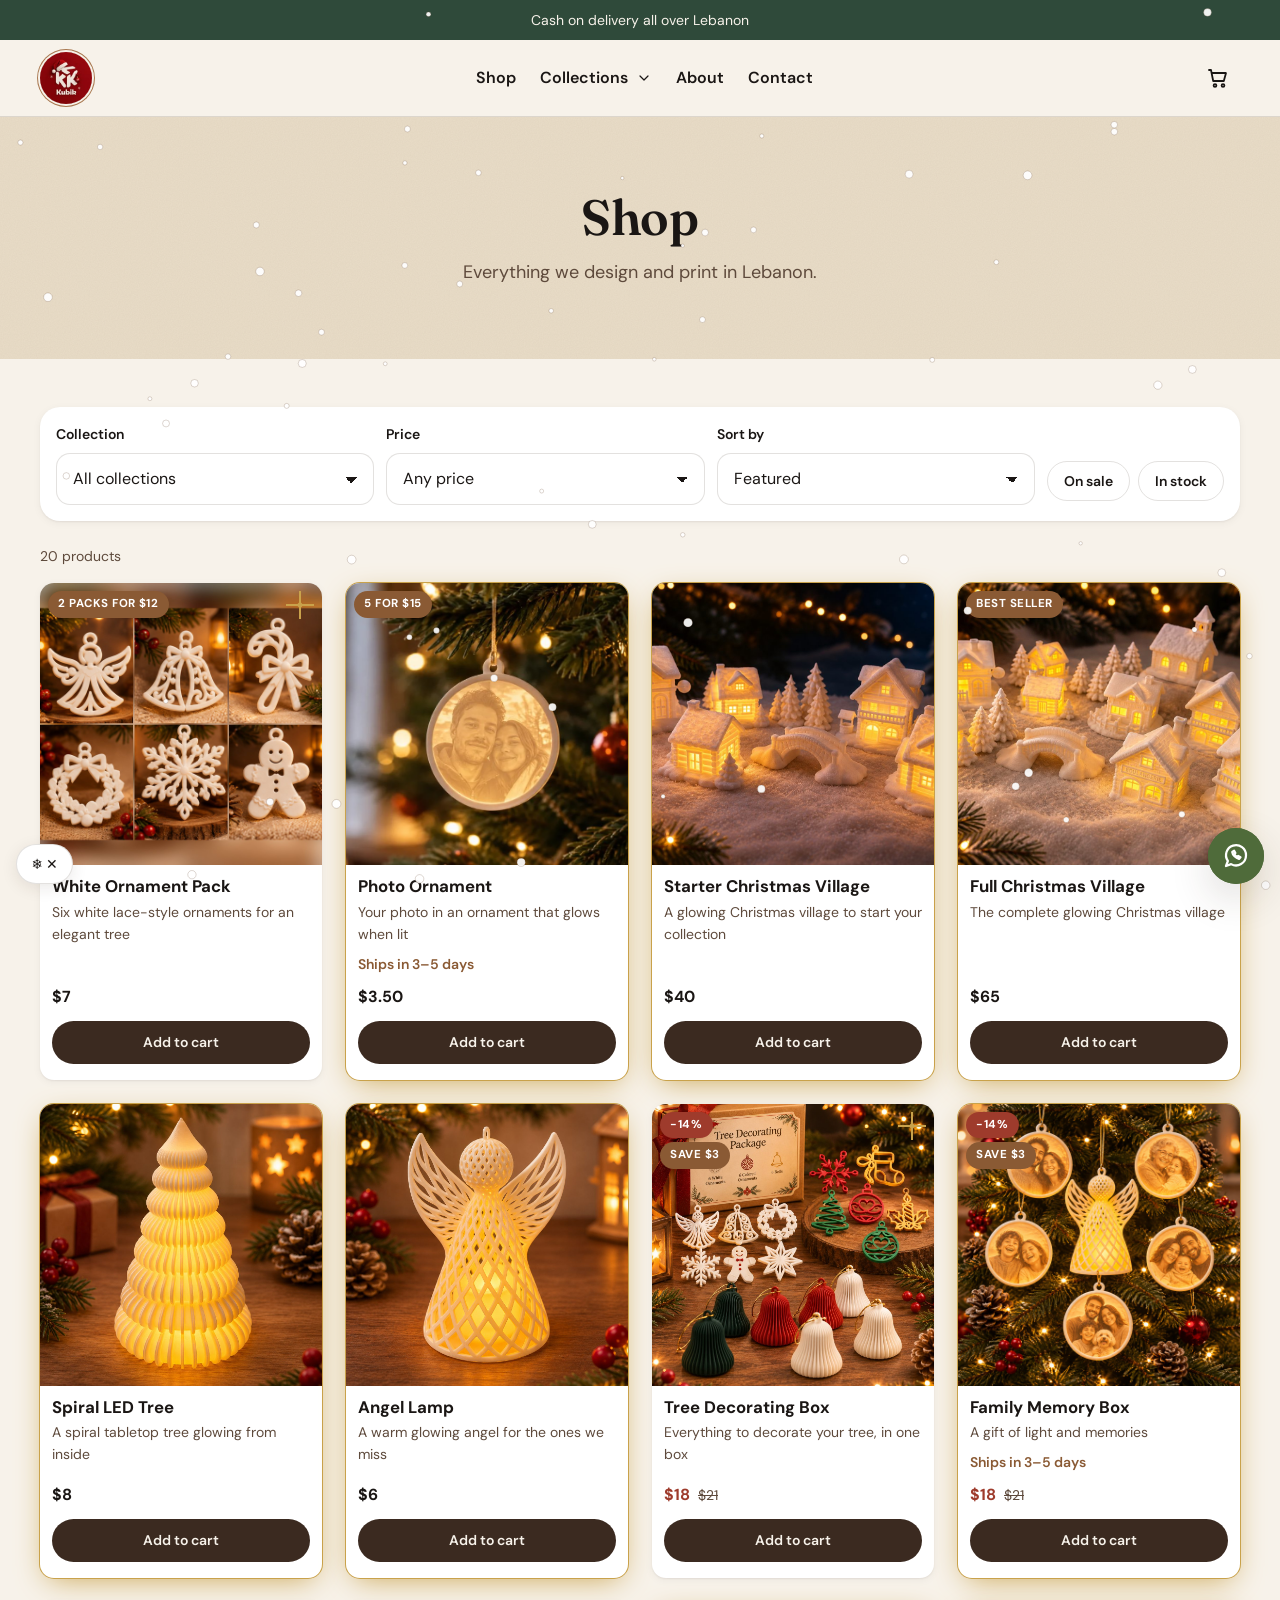
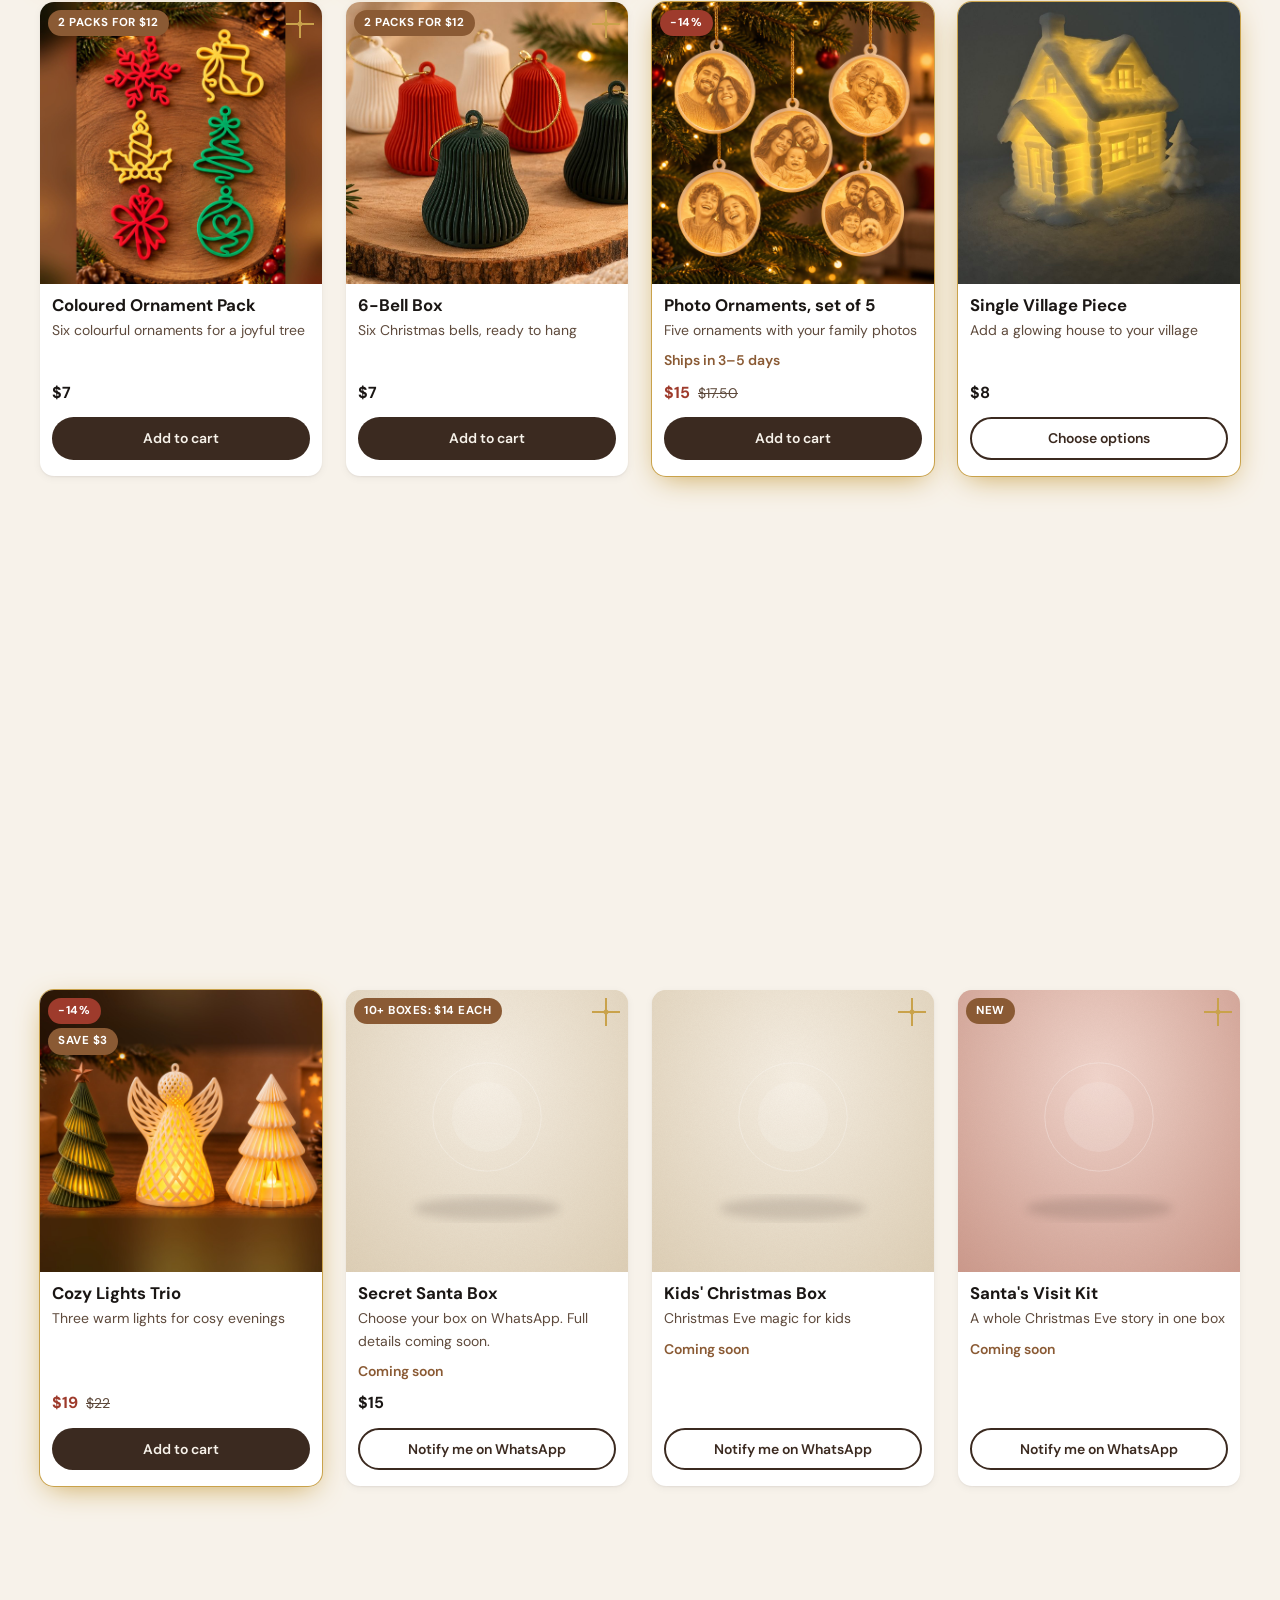
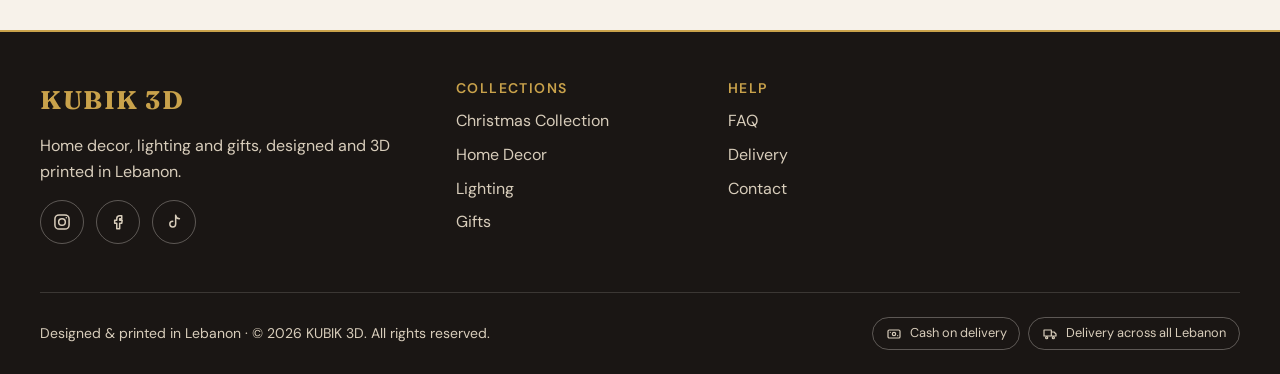
<file: shop.html>
<!doctype html>
<html lang="en">
<head>
  <meta charset="utf-8">
  <meta name="viewport" content="width=device-width, initial-scale=1">
  <title>Shop | KUBIK 3D</title>
  <meta name="description" content="Home decor, lighting and gifts designed and 3D printed in Lebanon.">
  <meta property="og:title" content="Shop | KUBIK 3D">
  <meta property="og:description" content="Home decor, lighting and gifts designed and 3D printed in Lebanon.">
  <meta property="og:type" content="website">
  <link rel="icon" href="assets/logo/christmas-logo.jpg" type="image/jpeg">
  <link rel="preconnect" href="https://fonts.googleapis.com">
  <link rel="preconnect" href="https://fonts.gstatic.com" crossorigin>
  <link href="https://fonts.googleapis.com/css2?family=DM+Sans:wght@400;500;600;700&family=Fraunces:opsz,wght@9..144,500;9..144,600;9..144,700&display=swap" rel="stylesheet">
  <link rel="stylesheet" href="css/tokens.css">
  <link rel="stylesheet" href="css/base.css">
  <link rel="stylesheet" href="css/components.css">
  <link rel="stylesheet" href="css/pages.css">
  <link rel="stylesheet" href="css/motion.css">
  <link rel="stylesheet" href="css/themes/default.css">
  <link rel="stylesheet" href="css/themes/christmas.css">
  <link rel="stylesheet" href="css/themes/valentine.css">
  <script src="js/theme-boot.js"></script>
</head>
<body>
  <a class="skip-link" href="#main">Skip to content</a>
  <div id="site-header"></div>
  <main id="main"><div class="container page-body"><div class="skeleton" style="height:320px" aria-hidden="true"></div></div></main>
  <div id="site-footer"></div>
  <script type="module" src="js/pages/shop.js"></script>
</body>
</html>
</file>
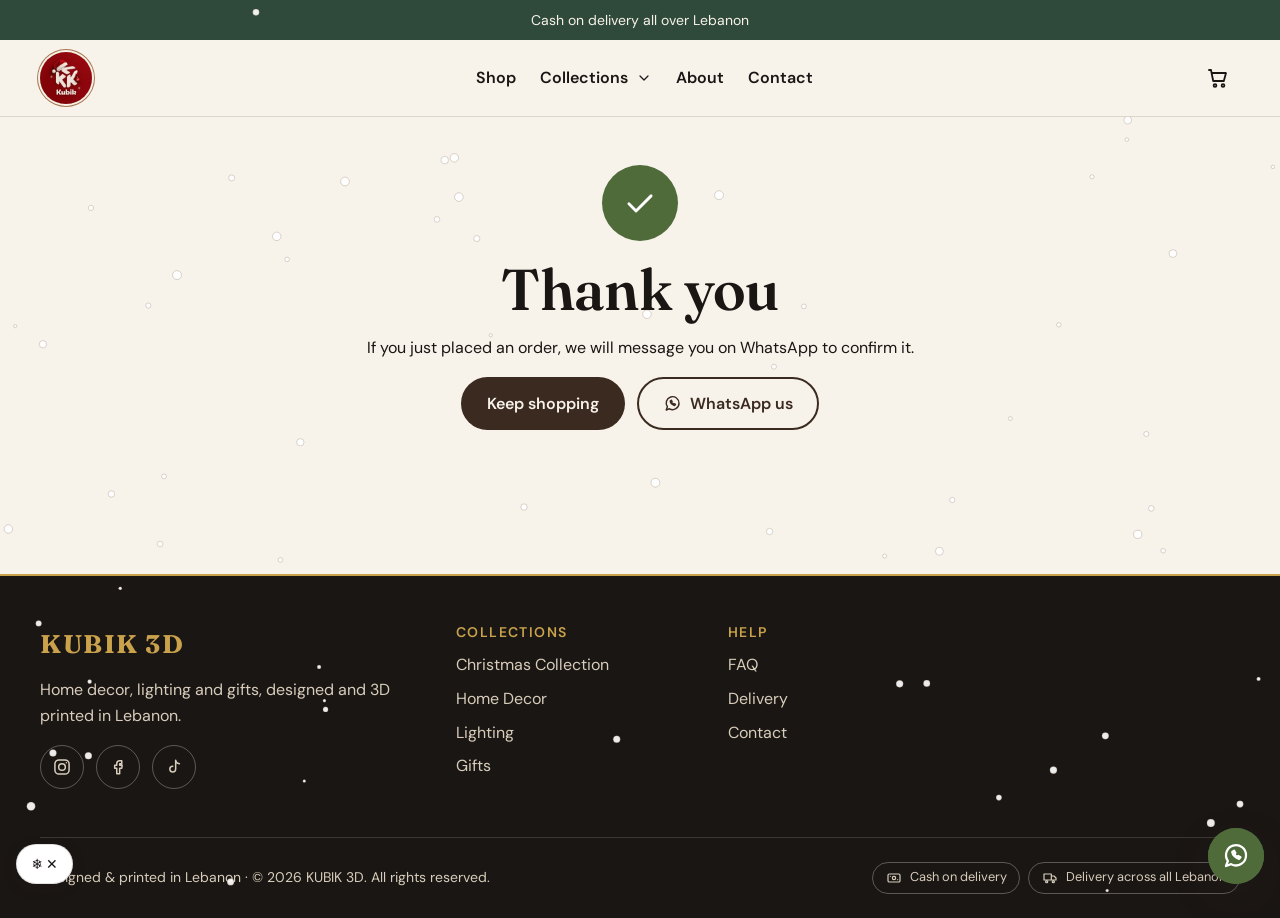
<file: thank-you.html>
<!doctype html>
<html lang="en">
<head>
  <meta charset="utf-8">
  <meta name="viewport" content="width=device-width, initial-scale=1">
  <title>Thank you | KUBIK 3D</title>
  <meta name="description" content="Your KUBIK 3D order is in.">
  <meta property="og:title" content="Thank you | KUBIK 3D">
  <meta property="og:description" content="Your KUBIK 3D order is in.">
  <meta property="og:type" content="website">
  <link rel="icon" href="assets/logo/christmas-logo.jpg" type="image/jpeg">
  <link rel="preconnect" href="https://fonts.googleapis.com">
  <link rel="preconnect" href="https://fonts.gstatic.com" crossorigin>
  <link href="https://fonts.googleapis.com/css2?family=DM+Sans:wght@400;500;600;700&family=Fraunces:opsz,wght@9..144,500;9..144,600;9..144,700&display=swap" rel="stylesheet">
  <link rel="stylesheet" href="css/tokens.css">
  <link rel="stylesheet" href="css/base.css">
  <link rel="stylesheet" href="css/components.css">
  <link rel="stylesheet" href="css/pages.css">
  <link rel="stylesheet" href="css/motion.css">
  <link rel="stylesheet" href="css/themes/default.css">
  <link rel="stylesheet" href="css/themes/christmas.css">
  <link rel="stylesheet" href="css/themes/valentine.css">
  <script src="js/theme-boot.js"></script>
</head>
<body>
  <a class="skip-link" href="#main">Skip to content</a>
  <div id="site-header"></div>
  <main id="main"><div class="container page-body"><div class="skeleton" style="height:320px" aria-hidden="true"></div></div></main>
  <div id="site-footer"></div>
  <script type="module" src="js/pages/thankyou.js"></script>
</body>
</html>
</file>
<file: css/tokens.css>
/* ==========================================================================
   KUBIK 3D design tokens.
   Layer 1: raw palette. Layer 2: semantic tokens (what components use).
   Components must only use semantic tokens so themes can override them.
   ========================================================================== */
:root {
  /* ---- Raw palette ---- */
  --color-black: #1A1614;
  --color-espresso: #3B2A20;
  --color-brown: #6B4A35;
  --color-caramel: #A8774F;
  --color-caramel-dark: #8A5A34; /* AA-safe caramel for text on cream (5.2:1) */
  --color-beige: #E8DCC7;
  --color-cream: #F7F2EA;
  --color-white: #FFFFFF;
  --color-sale: #9E3B2C;
  --color-success: #4F6B3A;
  /* Seasonal accents (used by themes) */
  --color-green: #2F4A3A;
  --color-red: #8E2A22;
  --color-gold: #C9A24B;

  /* ---- Semantic tokens ---- */
  --bg-page: var(--color-cream);
  --bg-section: var(--color-beige);
  --bg-card: var(--color-white);
  --text: var(--color-black);
  --text-muted: #5E4A3C;
  --text-on-dark: var(--color-cream);
  --link: var(--color-caramel-dark);
  --accent: var(--color-caramel);
  --accent-text: var(--color-caramel-dark);
  --border: rgba(59, 42, 32, .14);

  --btn-bg: var(--color-espresso);
  --btn-text: var(--color-cream);
  --btn-bg-hover: var(--color-brown);
  --btn-outline: var(--color-espresso);

  --announce-bg: var(--color-black);
  --announce-text: var(--color-cream);
  --header-bg: var(--color-cream);
  --header-text: var(--color-black);
  --footer-bg: var(--color-black);
  --footer-text: #D8CDBB;
  --footer-heading: var(--color-cream);
  --footer-accent: var(--color-caramel);

  --hero-bg: var(--color-beige);
  --hero-text: var(--color-black);
  --hero-eyebrow: var(--color-caramel-dark);
  --hero-btn-bg: var(--color-espresso);
  --hero-btn-text: var(--color-cream);

  --strip-bg: var(--color-espresso);
  --strip-text: var(--color-cream);
  --panel-dark-bg: var(--color-espresso);   /* "Send a gift" panel */
  --panel-dark-text: var(--color-cream);

  --badge-bg: var(--color-caramel-dark);
  --badge-text: var(--color-white);
  --badge-gift-bg: var(--color-brown);
  --badge-sale-bg: var(--color-sale);
  --price-sale: var(--color-sale);
  --focus-ring: var(--color-caramel-dark);
  --deco-accent: var(--color-caramel);      /* product card decoration accent */

  /* ---- Typography ---- */
  --font-heading: "Fraunces", "Playfair Display", Georgia, serif;
  --font-body: "DM Sans", "Inter", system-ui, -apple-system, "Segoe UI", sans-serif;
  --fs-sm: .875rem;
  --fs-base: 1rem;
  --fs-lg: 1.125rem;
  --fs-h3: clamp(1.15rem, 1rem + .6vw, 1.4rem);
  --fs-h2: clamp(1.6rem, 1.2rem + 1.8vw, 2.4rem);
  --fs-h1: clamp(2.1rem, 1.5rem + 3vw, 3.6rem);

  /* ---- Shape, space, depth ---- */
  --radius-sm: 8px;
  --radius: 14px;
  --radius-lg: 20px;
  --radius-pill: 999px;
  --space-1: .25rem;
  --space-2: .5rem;
  --space-3: .75rem;
  --space-4: 1rem;
  --space-5: 1.5rem;
  --space-6: 2rem;
  --space-7: 3rem;
  --space-8: 4.5rem;
  --container: 1200px;
  --gutter: 1rem;
  --shadow-sm: 0 1px 2px rgba(26, 22, 20, .06), 0 2px 8px rgba(26, 22, 20, .05);
  --shadow: 0 4px 16px rgba(59, 42, 32, .10);
  --shadow-lg: 0 14px 40px rgba(59, 42, 32, .16);
  --ease: cubic-bezier(.22, .61, .36, 1);
  --dur: .25s;
  --z-header: 50;
  --z-float: 60;
  --z-toast: 90;

  /* Paper grain for beige sections (inline SVG noise, very subtle) */
  --grain: url("data:image/svg+xml;utf8,<svg xmlns='http://www.w3.org/2000/svg' width='180' height='180'><filter id='n'><feTurbulence type='fractalNoise' baseFrequency='.85' numOctaves='2' stitchTiles='stitch'/><feColorMatrix values='0 0 0 0 .42 0 0 0 0 .29 0 0 0 0 .21 0 0 0 .09 0'/></filter><rect width='100%' height='100%' filter='url(%23n)'/></svg>");
}

/* Arabic uses Tajawal for both headings and body */
html[lang="ar"] {
  --font-heading: "Tajawal", "Cairo", system-ui, sans-serif;
  --font-body: "Tajawal", "Cairo", system-ui, sans-serif;
}

@media (min-width: 768px) {
  :root { --gutter: 1.5rem; }
}
</file>
<file: css/base.css>
/* Reset + base typography. Uses tokens only. */
*, *::before, *::after { box-sizing: border-box; }
html { -webkit-text-size-adjust: 100%; scroll-behavior: smooth; }
body {
  margin: 0;
  background: var(--bg-page);
  color: var(--text);
  font-family: var(--font-body);
  font-size: var(--fs-base);
  line-height: 1.6;
  -webkit-font-smoothing: antialiased;
  text-rendering: optimizeLegibility;
}
img, svg, video { display: block; max-width: 100%; }
img { height: auto; }
h1, h2, h3, h4 {
  margin: 0 0 var(--space-3);
  font-family: var(--font-heading);
  font-weight: 600;
  line-height: 1.15;
  letter-spacing: -.01em;
}
h1 { font-size: var(--fs-h1); }
h2 { font-size: var(--fs-h2); }
h3 { font-size: var(--fs-h3); }
p { margin: 0 0 var(--space-4); }
a { color: var(--link); text-underline-offset: 3px; }
ul { margin: 0; padding: 0; list-style: none; }
button { font: inherit; color: inherit; cursor: pointer; }

/* Visible keyboard focus everywhere */
:focus-visible {
  outline: 3px solid var(--focus-ring);
  outline-offset: 3px;
  border-radius: 4px;
}

.skip-link {
  position: absolute;
  inset-inline-start: var(--space-4);
  top: -100px;
  background: var(--btn-bg);
  color: var(--btn-text);
  padding: var(--space-3) var(--space-4);
  border-radius: var(--radius-sm);
  z-index: 100;
}
.skip-link:focus { top: var(--space-3); }

.visually-hidden {
  position: absolute !important;
  width: 1px; height: 1px;
  overflow: hidden;
  clip: rect(0 0 0 0);
  white-space: nowrap;
}

@media (prefers-reduced-motion: reduce) {
  html { scroll-behavior: auto; }
  *, *::before, *::after {
    animation-duration: .01ms !important;
    animation-iteration-count: 1 !important;
    transition-duration: .01ms !important;
  }
}
</file>
<file: css/components.css>
/* ==========================================================================
   Components. Tokens only: no hardcoded colors or fonts.
   Logical properties (inline-start/end) so RTL works without extra rules.
   ========================================================================== */

/* ---------- Layout ---------- */
.container { width: min(100% - 2 * var(--gutter), var(--container)); margin-inline: auto; }
.section { padding-block: clamp(3rem, 8vw, 5.5rem); }
.section--beige {
  background-color: var(--bg-section);
  background-image: var(--grain);
}
.section__head {
  display: flex; align-items: end; justify-content: space-between;
  gap: var(--space-4); margin-bottom: var(--space-6); flex-wrap: wrap;
}
.section__head h2 { margin: 0; }
.section__head p { margin: var(--space-2) 0 0; color: var(--text-muted); max-width: 52ch; }
.eyebrow {
  display: inline-block; font-size: var(--fs-sm); font-weight: 700;
  letter-spacing: .12em; text-transform: uppercase; color: var(--accent-text);
  margin-bottom: var(--space-3);
}
.link-arrow { font-weight: 600; text-decoration: none; white-space: nowrap; }
.link-arrow:hover { text-decoration: underline; }
html[dir="rtl"] .link-arrow .arr { display: inline-block; transform: scaleX(-1); }

/* ---------- Buttons ---------- */
.btn {
  display: inline-flex; align-items: center; justify-content: center; gap: var(--space-2);
  min-height: 48px; padding: .75rem 1.5rem;
  border: 2px solid transparent; border-radius: var(--radius-pill);
  background: var(--btn-bg); color: var(--btn-text);
  font-weight: 600; text-decoration: none; text-align: center;
  transition: background var(--dur) var(--ease), transform var(--dur) var(--ease), box-shadow var(--dur) var(--ease);
}
.btn:hover { background: var(--btn-bg-hover); transform: translateY(-1px); box-shadow: var(--shadow); }
.btn:active { transform: translateY(0); }
.btn--outline { background: transparent; color: var(--btn-outline); border-color: var(--btn-outline); }
.btn--outline:hover { background: var(--btn-outline); color: var(--btn-text); }
.btn--sm { min-height: 40px; padding: .5rem 1rem; font-size: var(--fs-sm); }
.btn--block { width: 100%; }
.btn[disabled], .btn[aria-disabled="true"] { opacity: .55; cursor: not-allowed; transform: none; box-shadow: none; }
.btn svg { width: 1.2em; height: 1.2em; }

.icon-btn {
  position: relative; display: inline-grid; place-items: center;
  width: 44px; height: 44px; border: 0; border-radius: var(--radius-pill);
  background: transparent; color: inherit; text-decoration: none;
  transition: background var(--dur) var(--ease);
}
.icon-btn:hover { background: var(--bg-section); }
.icon-btn svg { width: 24px; height: 24px; }

/* ---------- Announcement bar ---------- */
.announce {
  background: var(--announce-bg); color: var(--announce-text);
  text-align: center; font-size: var(--fs-sm); padding: .55rem var(--gutter);
}

/* ---------- Header ---------- */
.site-header {
  position: sticky; top: 0; z-index: var(--z-header);
  background: var(--header-bg); color: var(--header-text);
  border-bottom: 1px solid var(--border);
}
.header__inner {
  display: grid; grid-template-columns: 44px 1fr auto; align-items: center;
  gap: var(--space-2); min-height: 64px;
}
.logo { justify-self: center; display: inline-flex; align-items: center; text-decoration: none; color: inherit; }
.logo img { height: 44px; width: 44px; border-radius: 50%; object-fit: cover; box-shadow: 0 0 0 2px var(--header-bg), 0 0 0 3px var(--accent); transition: transform .5s var(--ease); }
.logo:hover img { transform: rotate(-8deg) scale(1.06); }
.logo__text { font-family: var(--font-heading); font-weight: 700; font-size: 1.4rem; letter-spacing: .06em; }
.header__actions { display: flex; align-items: center; gap: var(--space-1); }
.lang-btn {
  border: 1px solid var(--border); background: transparent; border-radius: var(--radius-pill);
  padding: .3rem .8rem; min-height: 36px; font-size: var(--fs-sm); font-weight: 600;
}
.lang-btn:hover { background: var(--bg-section); }

.cart-count {
  position: absolute; top: 2px; inset-inline-end: 0;
  min-width: 20px; height: 20px; padding: 0 5px; border-radius: var(--radius-pill);
  background: var(--badge-bg); color: var(--badge-text);
  font-size: .75rem; font-weight: 700; line-height: 20px; text-align: center;
}
.cart-count[hidden] { display: none; }
.cart-count.bump { animation: bump .5s var(--ease); }
@keyframes bump { 0% { transform: scale(1); } 35% { transform: scale(1.5); } 100% { transform: scale(1); } }

/* Nav: slide-down panel on mobile, inline row on desktop */
.nav {
  display: none; position: absolute; inset-inline: 0; top: 100%;
  background: var(--header-bg); border-bottom: 1px solid var(--border);
  box-shadow: var(--shadow); padding: var(--space-3) var(--gutter) var(--space-5);
  max-height: calc(100vh - 110px); overflow-y: auto;
}
.nav.is-open { display: block; }
.nav a, .nav__btn {
  display: flex; align-items: center; justify-content: space-between; width: 100%;
  min-height: 48px; padding: .5rem 0; background: none; border: 0;
  color: inherit; text-decoration: none; font-weight: 600; text-align: start;
}
.nav a:hover, .nav__btn:hover { color: var(--accent-text); }
.dropdown { display: none; padding-inline-start: var(--space-4); border-inline-start: 2px solid var(--border); }
.has-dropdown.is-open .dropdown { display: block; }
.dropdown a { font-weight: 500; min-height: 42px; }
.nav__btn svg { width: 16px; height: 16px; transition: transform var(--dur); }
.has-dropdown.is-open .nav__btn svg { transform: rotate(180deg); }

@media (min-width: 900px) {
  .header__inner { grid-template-columns: auto 1fr auto; gap: var(--space-5); min-height: 76px; }
  .nav-toggle { display: none; }
  .logo { justify-self: start; grid-column: 1; grid-row: 1; }
  .logo img { height: 52px; width: 52px; }
  .nav {
    display: flex; position: static; box-shadow: none; border: 0; padding: 0;
    gap: var(--space-5); justify-content: center; max-height: none; overflow: visible;
    grid-column: 2; grid-row: 1; background: transparent;
  }
  .nav a, .nav__btn { width: auto; gap: var(--space-2); }
  .has-dropdown { position: relative; }
  .dropdown {
    position: absolute; top: 100%; inset-inline-start: -1rem; min-width: 230px;
    background: var(--header-bg); border: 1px solid var(--border); border-radius: var(--radius);
    box-shadow: var(--shadow-lg); padding: var(--space-2) var(--space-4);
  }
  .header__actions { grid-column: 3; grid-row: 1; }
}

/* ---------- Hero ---------- */
.hero { background: var(--hero-bg); color: var(--hero-text); overflow: hidden; }
.hero__inner {
  display: grid; gap: var(--space-6); align-items: center;
  padding-block: var(--space-7);
}
.hero .eyebrow { color: var(--hero-eyebrow); }
.hero h1 { margin-bottom: var(--space-4); }
.hero__sub { font-size: var(--fs-lg); max-width: 46ch; opacity: .92; margin-bottom: var(--space-5); }
.hero__cta { display: flex; flex-wrap: wrap; gap: var(--space-3); }
.hero .btn { background: var(--hero-btn-bg); color: var(--hero-btn-text); }
.hero .btn:hover { filter: brightness(1.08); }
.hero .btn--outline { background: transparent; color: var(--hero-text); border-color: currentColor; }
.hero .btn--outline:hover { background: var(--hero-text); color: var(--hero-bg); filter: none; }
.hero__media { border-radius: var(--radius-lg); overflow: hidden; box-shadow: var(--shadow-lg); aspect-ratio: 5 / 4; }
.hero__media img { width: 100%; height: 100%; object-fit: cover; }
@media (min-width: 900px) {
  .hero__inner { grid-template-columns: 1.05fr .95fr; padding-block: var(--space-8); gap: var(--space-8); }
}

/* Seasonal countdown strip */
.strip { background: var(--strip-bg); color: var(--strip-text); text-align: center; padding: .8rem var(--gutter); font-size: var(--fs-sm); }
.strip strong { font-weight: 700; }
.strip__count { display: inline-block; margin-inline-start: var(--space-3); padding: .15rem .7rem; border: 1px solid currentColor; border-radius: var(--radius-pill); font-weight: 700; }

/* ---------- Grids ---------- */
.grid-products { display: grid; gap: var(--space-4); grid-template-columns: repeat(2, 1fr); }
@media (min-width: 768px) { .grid-products { grid-template-columns: repeat(3, 1fr); gap: var(--space-5); } }
@media (min-width: 1100px) { .grid-products { grid-template-columns: repeat(4, 1fr); } }

/* ---------- Product card ---------- */
.product-card {
  position: relative; display: flex; flex-direction: column;
  background: var(--bg-card); border-radius: var(--radius); overflow: hidden;
  box-shadow: var(--shadow-sm); transition: transform var(--dur) var(--ease), box-shadow var(--dur) var(--ease);
}
.product-card:hover { transform: translateY(-4px); box-shadow: var(--shadow); }
.product-card__media { position: relative; display: block; aspect-ratio: 1 / 1; overflow: hidden; background: var(--bg-section); }
.product-card__media img { width: 100%; height: 100%; object-fit: cover; transition: transform .6s var(--ease); }
.product-card:hover .product-card__media img { transform: scale(1.04); }
.product-card__badges { position: absolute; top: var(--space-2); inset-inline-start: var(--space-2); display: flex; flex-direction: column; align-items: flex-start; gap: var(--space-1); z-index: 2; }
.product-card__body { display: flex; flex-direction: column; flex: 1; padding: var(--space-3) var(--space-3) var(--space-4); }
.product-card__title { font-size: 1.05rem; margin: 0 0 var(--space-1); font-family: var(--font-body); font-weight: 700; letter-spacing: 0; }
.product-card__title a { color: inherit; text-decoration: none; }
.product-card__title a::after { content: ""; position: absolute; inset: 0; z-index: 1; } /* whole card clickable */
.product-card__short { color: var(--text-muted); font-size: var(--fs-sm); margin-bottom: var(--space-2); }
.product-card__status { font-size: var(--fs-sm); font-weight: 600; color: var(--accent-text); margin-bottom: var(--space-2); }
.product-card__foot { margin-top: auto; display: grid; gap: var(--space-3); }
.product-card__action { position: relative; z-index: 2; } /* above the stretched link */

.price { display: flex; align-items: baseline; flex-wrap: wrap; gap: var(--space-2); font-weight: 700; }
.price__now--sale { color: var(--price-sale); }
.price__old { color: var(--text-muted); font-weight: 400; font-size: var(--fs-sm); text-decoration: line-through; }

/* Decorations: accent classes driven by product.decoration */
.product-card--sparkle::after, .product-card--snow::after, .product-card--glow::after {
  content: ""; position: absolute; pointer-events: none; z-index: 1;
}
.product-card--sparkle::after {
  top: var(--space-2); inset-inline-end: var(--space-2); width: 28px; height: 28px;
  background: radial-gradient(circle, var(--deco-accent) 0 2px, transparent 3px),
    linear-gradient(var(--deco-accent), var(--deco-accent)) center / 2px 100% no-repeat,
    linear-gradient(var(--deco-accent), var(--deco-accent)) center / 100% 2px no-repeat;
  animation: twinkle 2.8s ease-in-out infinite;
}
@keyframes twinkle { 0%, 100% { opacity: .35; transform: scale(.8) rotate(0); } 50% { opacity: 1; transform: scale(1.1) rotate(20deg); } }
.product-card--snow { border-top: 4px solid var(--bg-section); box-shadow: inset 0 4px 0 var(--color-white), var(--shadow-sm); }
.product-card--glow { box-shadow: 0 0 0 1px var(--deco-accent), 0 8px 30px -8px var(--deco-accent); }
.product-card--ribbon .product-card__media::before {
  content: ""; position: absolute; inset-block: 0; inset-inline-end: 18%; width: 10px;
  background: var(--deco-accent); opacity: .85; z-index: 1;
}

/* ---------- Badges ---------- */
.badge {
  display: inline-block; padding: .25rem .65rem; border-radius: var(--radius-pill);
  background: var(--badge-bg); color: var(--badge-text);
  font-size: .72rem; font-weight: 700; letter-spacing: .04em; text-transform: uppercase;
}
.badge--sale { background: var(--badge-sale-bg); }
.badge--gift { background: var(--badge-gift-bg); }

/* ---------- Skeletons ---------- */
.skeleton { position: relative; overflow: hidden; background: var(--bg-section); border-radius: var(--radius); }
.skeleton::after {
  content: ""; position: absolute; inset: 0;
  background: linear-gradient(90deg, transparent, rgba(255,255,255,.55), transparent);
  transform: translateX(-100%); animation: shimmer 1.4s infinite;
}
html[dir="rtl"] .skeleton::after { animation-direction: reverse; }
@keyframes shimmer { to { transform: translateX(100%); } }
.skeleton-card { aspect-ratio: 4 / 5; }
.skeleton-hero { min-height: 380px; border-radius: 0; }

/* ---------- Collection tiles ---------- */
.tiles { display: grid; gap: var(--space-4); grid-template-columns: repeat(2, 1fr); }
@media (min-width: 768px) { .tiles { grid-template-columns: repeat(3, 1fr); gap: var(--space-5); } }
.tile {
  position: relative; display: block; border-radius: var(--radius-lg); overflow: hidden;
  aspect-ratio: 4 / 3; color: var(--color-white); text-decoration: none; box-shadow: var(--shadow-sm);
}
.tile img { width: 100%; height: 100%; object-fit: cover; transition: transform .6s var(--ease); }
.tile:hover img { transform: scale(1.06); }
.tile::after { content: ""; position: absolute; inset: 0; background: linear-gradient(to top, rgba(26,22,20,.72), transparent 60%); }
.tile__label { position: absolute; z-index: 1; inset-inline: var(--space-4); bottom: var(--space-4); font-family: var(--font-heading); font-size: 1.2rem; font-weight: 600; }

/* ---------- Seasonal (pinned) section ---------- */
.seasonal .section__head h2::before { content: ""; }

/* ---------- How it works ---------- */
.steps { display: grid; gap: var(--space-5); counter-reset: step; }
@media (min-width: 768px) { .steps { grid-template-columns: repeat(3, 1fr); } }
.step { text-align: center; padding: var(--space-5); background: var(--bg-card); border-radius: var(--radius-lg); box-shadow: var(--shadow-sm); }
.step__num {
  display: inline-grid; place-items: center; width: 52px; height: 52px; margin-bottom: var(--space-3);
  border-radius: 50%; background: var(--btn-bg); color: var(--btn-text);
  font-family: var(--font-heading); font-size: 1.4rem; font-weight: 600;
}
.step p { color: var(--text-muted); margin: 0; }

/* ---------- Story strip ---------- */
.story { display: grid; gap: var(--space-6); align-items: center; }
.story__photos { display: grid; grid-template-columns: repeat(3, 1fr); gap: var(--space-3); }
.story__photos img { border-radius: var(--radius); aspect-ratio: 3 / 4; object-fit: cover; width: 100%; box-shadow: var(--shadow-sm); }
.story__photos img:nth-child(2) { transform: translateY(var(--space-4)); }
@media (min-width: 900px) { .story { grid-template-columns: 1fr 1fr; gap: var(--space-8); } }

/* ---------- Trust row ---------- */
.trust { display: grid; gap: var(--space-5); grid-template-columns: repeat(2, 1fr); }
@media (min-width: 900px) { .trust { grid-template-columns: repeat(4, 1fr); } }
.trust__item { text-align: center; }
.trust__icon { display: inline-grid; place-items: center; width: 56px; height: 56px; margin-bottom: var(--space-3); border-radius: 50%; background: var(--bg-section); color: var(--accent-text); }
.trust__icon svg { width: 28px; height: 28px; }
.trust__item h3 { font-size: 1rem; font-family: var(--font-body); font-weight: 700; margin-bottom: var(--space-1); }
.trust__item p { font-size: var(--fs-sm); color: var(--text-muted); margin: 0; }

/* ---------- Gift to Lebanon panel ---------- */
.gift-panel {
  display: grid; gap: var(--space-5); align-items: center; padding: var(--space-6);
  background: var(--panel-dark-bg); color: var(--panel-dark-text); border-radius: var(--radius-lg);
}
.gift-panel p { opacity: .9; max-width: 56ch; }
.gift-panel .btn { background: var(--color-cream); color: var(--color-black); }
.gift-panel .btn:hover { background: var(--color-white); }
@media (min-width: 768px) { .gift-panel { grid-template-columns: 1fr auto; padding: var(--space-7); } }

/* ---------- Instagram strip ---------- */
.insta { display: grid; gap: var(--space-2); grid-template-columns: repeat(3, 1fr); }
@media (min-width: 768px) { .insta { max-width: 960px; gap: var(--space-4); } }
.insta { margin-inline: auto; }
/* One reel only: a single larger tile, centered */
.insta--single { grid-template-columns: 1fr; max-width: 340px !important; }
.insta a { display: block; aspect-ratio: 4 / 5; overflow: hidden; border-radius: var(--radius); }
.insta img { width: 100%; height: 100%; object-fit: cover; transition: transform .5s var(--ease), opacity .3s; }
.insta a:hover img { transform: scale(1.08); opacity: .9; }

/* ---------- Customer reviews ---------- */
.reviews { display: grid; gap: var(--space-4); grid-template-columns: 1fr; }
@media (min-width: 768px) { .reviews { grid-template-columns: repeat(3, 1fr); } }
.review { margin: 0; padding: var(--space-5); background: var(--color-white); border-radius: var(--radius); box-shadow: var(--shadow); display: flex; flex-direction: column; gap: var(--space-3); }
.review__stars { color: var(--color-caramel); letter-spacing: .12em; font-size: 1.05rem; }
.review blockquote { margin: 0; flex: 1; font-size: var(--fs-base, 1rem); line-height: 1.6; }
.review figcaption { font-size: var(--fs-sm); color: var(--text-muted); }
.review figcaption strong { color: var(--text); }
.review figcaption span { display: block; margin-top: 2px; }

/* ---------- Footer ---------- */
.site-footer { background: var(--footer-bg); color: var(--footer-text); padding-top: var(--space-7); margin-top: var(--space-8); }
.footer__grid { display: grid; gap: var(--space-6); grid-template-columns: 1fr 1fr; }
.footer__brand { grid-column: 1 / -1; }
@media (min-width: 900px) { .footer__grid { grid-template-columns: 1.6fr 1fr 1fr 1fr; } .footer__brand { grid-column: auto; } }
.footer__logo { font-family: var(--font-heading); font-size: 1.6rem; font-weight: 700; letter-spacing: .06em; color: var(--footer-heading); margin-bottom: var(--space-3); }
.footer__logo span { color: var(--footer-accent); }
.site-footer h3 { font-family: var(--font-body); font-size: var(--fs-sm); letter-spacing: .1em; text-transform: uppercase; color: var(--footer-heading); margin-bottom: var(--space-3); }
.site-footer a { color: var(--footer-text); text-decoration: none; }
.site-footer a:hover { color: var(--footer-heading); text-decoration: underline; }
.site-footer li { margin-bottom: var(--space-2); }
.site-footer :focus-visible { outline-color: var(--footer-heading); }
.socials { display: flex; gap: var(--space-3); }
.socials a { display: inline-grid; place-items: center; width: 44px; height: 44px; border: 1px solid rgba(247,242,234,.3); border-radius: 50%; }
.socials a:hover { background: var(--footer-heading); color: var(--footer-bg); }
.socials svg { width: 20px; height: 20px; }
.footer__bottom {
  display: flex; flex-wrap: wrap; align-items: center; justify-content: space-between; gap: var(--space-4);
  margin-top: var(--space-7); padding-block: var(--space-5); border-top: 1px solid rgba(247,242,234,.15); font-size: var(--fs-sm);
}
.pay-chips { display: flex; flex-wrap: wrap; gap: var(--space-2); }
.pay-chip { display: inline-flex; align-items: center; gap: var(--space-2); padding: .3rem .8rem; border: 1px solid rgba(247,242,234,.3); border-radius: var(--radius-pill); font-size: .8rem; }
.pay-chip svg { width: 16px; height: 16px; }

/* ---------- Floating WhatsApp ---------- */
.wa-float {
  position: fixed; inset-inline-end: var(--space-4); bottom: var(--space-4); z-index: var(--z-float);
  display: grid; place-items: center; width: 56px; height: 56px; border-radius: 50%;
  background: var(--color-success); color: var(--color-white); box-shadow: var(--shadow-lg);
  transition: transform var(--dur) var(--ease);
}
.wa-float:hover { transform: scale(1.08); }
.wa-float svg { width: 30px; height: 30px; }

/* ---------- Toast ---------- */
.toast-region { position: fixed; inset-inline: 0; bottom: var(--space-5); z-index: var(--z-toast); display: grid; justify-items: center; gap: var(--space-2); pointer-events: none; padding-inline: var(--gutter); }
.toast {
  background: var(--color-black); color: var(--color-cream); padding: .75rem 1.25rem;
  border-radius: var(--radius-pill); box-shadow: var(--shadow-lg); font-size: var(--fs-sm); font-weight: 600;
  animation: toast-in .3s var(--ease);
}
.toast.is-leaving { opacity: 0; transform: translateY(8px); transition: all .3s; }
@keyframes toast-in { from { opacity: 0; transform: translateY(12px); } }

/* ---------- Snow toggle (Christmas) ---------- */
.deco-toggle {
  position: fixed; inset-inline-start: var(--space-4); bottom: var(--space-4); z-index: var(--z-float);
  min-height: 40px; padding: .4rem .9rem; border: 1px solid var(--border); border-radius: var(--radius-pill);
  background: var(--bg-card); box-shadow: var(--shadow); font-size: var(--fs-sm); font-weight: 600;
}
.deco-canvas { position: fixed; inset: 0; width: 100%; height: 100%; pointer-events: none; z-index: 40; }
</file>
<file: css/pages.css>
/* ==========================================================================
   Inner pages: shop, product, cart, checkout, thank-you, about, contact, FAQ.
   Tokens only.
   ========================================================================== */

/* ---------- Page header ---------- */
.page-hero {
  background-color: var(--bg-section); background-image: var(--grain);
  padding-block: clamp(2.5rem, 7vw, 4.5rem); text-align: center;
}
.page-hero p { max-width: 56ch; margin: var(--space-3) auto 0; color: var(--text-muted); font-size: var(--fs-lg); }
.page-hero h1 { margin: 0; font-size: clamp(2rem, 1.4rem + 2.6vw, 3.1rem); }
.page-hero--image { position: relative; color: var(--color-white); background-size: cover; background-position: center; isolation: isolate; }
.page-hero--image::before { content: ""; position: absolute; inset: 0; background: linear-gradient(rgba(26,22,20,.45), rgba(26,22,20,.6)); z-index: -1; }
.page-hero--image p { color: rgba(255,255,255,.9); }
.page-hero--image .breadcrumb, .page-hero--image .breadcrumb a { color: var(--color-white); }
/* A banner photo with empty wall on its right: shown clearly, with no dark layer and the title on the wall */
.page-hero--photo { position: relative; aspect-ratio: 16 / 9; background-size: cover; background-position: center 53%; background-color: var(--bg-section); }
.page-hero--photo h1 { position: absolute; top: 35%; right: 0; width: 50%; margin: 0; padding-inline: var(--space-3); transform: translateY(-50%); text-align: center; color: var(--color-espresso); font-size: clamp(1.8rem, 1.2rem + 3vw, 3.6rem); }
@media (min-width: 768px) {
  .page-hero--photo { aspect-ratio: 16 / 5; }
  .page-hero--photo h1 { top: 42%; }
}
.breadcrumb { font-size: var(--fs-sm); color: var(--text-muted); margin-bottom: var(--space-4); }
.breadcrumb a { color: inherit; }
.page-body { padding-block: var(--space-7) var(--space-8); }

/* ---------- Forms ---------- */
.field { display: grid; gap: var(--space-2); margin-bottom: var(--space-4); }
.field label, .field .label { font-size: var(--fs-sm); font-weight: 600; }
.field .opt { color: var(--text-muted); font-weight: 400; }
.input, .select, .textarea {
  width: 100%; min-height: 50px; padding: .75rem 1rem; font: inherit; color: var(--text);
  background: var(--bg-card); border: 1.5px solid var(--border); border-radius: var(--radius);
  transition: border-color var(--dur), box-shadow var(--dur);
}
.textarea { min-height: 110px; resize: vertical; }
.input:hover, .select:hover, .textarea:hover { border-color: var(--color-brown); }
.input:focus-visible, .select:focus-visible, .textarea:focus-visible {
  outline: none; border-color: var(--focus-ring); box-shadow: 0 0 0 4px rgba(138, 90, 52, .18);
}
.select { appearance: none; padding-inline-end: 2.5rem;
  background-image: linear-gradient(45deg, transparent 50%, currentColor 50%), linear-gradient(135deg, currentColor 50%, transparent 50%);
  background-position: calc(100% - 22px) 52%, calc(100% - 16px) 52%; background-size: 6px 6px; background-repeat: no-repeat; }
html[dir="rtl"] .select { background-position: 22px 52%, 16px 52%; }
.field.has-error .input, .field.has-error .select, .field.has-error .textarea { border-color: var(--color-sale); }
.field__error { color: var(--color-sale); font-size: var(--fs-sm); min-height: 0; }
.field__hint { color: var(--text-muted); font-size: var(--fs-sm); }
.form-grid { display: grid; gap: 0 var(--space-4); }
@media (min-width: 640px) { .form-grid--2 { grid-template-columns: 1fr 1fr; } }
.hp { position: absolute; inset-inline-start: -9999px; width: 1px; height: 1px; overflow: hidden; }

.switch { display: flex; align-items: center; justify-content: space-between; gap: var(--space-4); padding: var(--space-4); background: var(--bg-card); border: 1.5px solid var(--border); border-radius: var(--radius); cursor: pointer; }
.switch input { position: absolute; opacity: 0; }
.switch__track { position: relative; flex: none; width: 46px; height: 26px; border-radius: 99px; background: var(--border); transition: background var(--dur); }
.switch__track::after { content: ""; position: absolute; top: 3px; inset-inline-start: 3px; width: 20px; height: 20px; border-radius: 50%; background: var(--color-white); box-shadow: var(--shadow-sm); transition: transform var(--dur) var(--ease); }
.switch input:checked + .switch__track { background: var(--color-success); }
.switch input:checked + .switch__track::after { transform: translateX(20px); }
html[dir="rtl"] .switch input:checked + .switch__track::after { transform: translateX(-20px); }
.switch input:focus-visible + .switch__track { outline: 3px solid var(--focus-ring); outline-offset: 3px; }
.check { display: flex; gap: var(--space-3); align-items: flex-start; font-size: var(--fs-sm); cursor: pointer; }
.check input { width: 20px; height: 20px; margin-top: 2px; accent-color: var(--color-espresso); }

.notice { display: flex; gap: var(--space-3); padding: var(--space-4); border-radius: var(--radius); background: var(--bg-section); font-size: var(--fs-sm); color: var(--text-muted); }
.notice svg { flex: none; width: 22px; height: 22px; color: var(--accent-text); }
.notice--ok { background: color-mix(in srgb, var(--color-success) 12%, var(--bg-page)); color: var(--text); }
.notice--error { background: color-mix(in srgb, var(--color-sale) 10%, var(--bg-page)); color: var(--color-sale); }

/* ---------- Catalog (shop / collection) ---------- */
.filters { display: grid; gap: var(--space-3); grid-template-columns: 1fr 1fr; align-items: end; padding: var(--space-4); margin-bottom: var(--space-5); background: var(--bg-card); border-radius: var(--radius-lg); box-shadow: var(--shadow-sm); }
.filters .field { margin: 0; }
.filters__toggles { grid-column: 1 / -1; display: flex; flex-wrap: wrap; gap: var(--space-2); }
.chip { display: inline-flex; align-items: center; min-height: 40px; padding: .4rem 1rem; border: 1.5px solid var(--border); border-radius: var(--radius-pill); font-size: var(--fs-sm); font-weight: 600; cursor: pointer; transition: all var(--dur) var(--ease); user-select: none; }
.chip input { position: absolute; opacity: 0; }
.chip:hover { border-color: var(--color-brown); }
.chip:has(input:checked) { background: var(--btn-bg); color: var(--btn-text); border-color: var(--btn-bg); }
.chip:has(input:focus-visible) { outline: 3px solid var(--focus-ring); outline-offset: 2px; }
@media (min-width: 900px) { .filters { grid-template-columns: repeat(3, 1fr) auto; } .filters__toggles { grid-column: auto; padding-bottom: 4px; } }
.catalog__count { color: var(--text-muted); font-size: var(--fs-sm); margin-bottom: var(--space-4); }
.empty { text-align: center; padding: var(--space-8) var(--space-4); color: var(--text-muted); }
.empty h2 { color: var(--text); }

/* ---------- Product page ---------- */
.pdp { display: grid; gap: var(--space-6); }
@media (min-width: 900px) { .pdp { grid-template-columns: 1.1fr .9fr; gap: var(--space-8); align-items: start; } .pdp__info { position: sticky; top: 100px; } }
.gallery { position: relative; }
.gallery__track { display: flex; overflow-x: auto; scroll-snap-type: x mandatory; scrollbar-width: none; border-radius: var(--radius-lg); background: var(--bg-section); box-shadow: var(--shadow-sm); }
.gallery__track::-webkit-scrollbar { display: none; }
.gallery__slide { flex: 0 0 100%; scroll-snap-align: center; aspect-ratio: 1 / 1; }
.gallery__slide img, .gallery__slide video { width: 100%; height: 100%; object-fit: cover; }
.gallery__nav { position: absolute; top: 50%; translate: 0 -50%; width: 44px; height: 44px; border: 0; border-radius: 50%; background: rgba(255,255,255,.9); box-shadow: var(--shadow); display: none; place-items: center; transition: transform var(--dur); }
.gallery__nav:hover { transform: scale(1.08); }
.gallery__nav--prev { inset-inline-start: var(--space-3); }
.gallery__nav--next { inset-inline-end: var(--space-3); }
@media (hover: hover) and (min-width: 700px) { .gallery[data-count]:not([data-count="1"]) .gallery__nav { display: grid; } }
.gallery__dots { display: flex; justify-content: center; gap: var(--space-2); margin-top: var(--space-3); }
.gallery__dots button { width: 9px; height: 9px; padding: 0; border: 0; border-radius: 50%; background: var(--border); transition: all var(--dur); }
.gallery__dots button[aria-current="true"] { width: 26px; border-radius: 99px; background: var(--btn-bg); }
.gallery[data-count="1"] .gallery__dots { display: none; }

.pdp__badges { display: flex; gap: var(--space-2); margin-bottom: var(--space-3); flex-wrap: wrap; }
.pdp h1 { font-size: clamp(1.8rem, 1.3rem + 2vw, 2.6rem); margin-bottom: var(--space-3); }
.pdp__price { font-size: 1.6rem; margin-bottom: var(--space-3); }
.pdp__short { font-size: var(--fs-lg); color: var(--text-muted); }
.pdp__status { font-weight: 600; color: var(--accent-text); margin-bottom: var(--space-4); }
.variants { display: flex; flex-wrap: wrap; gap: var(--space-2); }
.variants label { cursor: pointer; }
.variants input { position: absolute; opacity: 0; }
.variants span { display: inline-flex; align-items: center; min-height: 44px; padding: .5rem 1.2rem; border: 1.5px solid var(--border); border-radius: var(--radius-pill); font-weight: 600; transition: all var(--dur) var(--ease); }
.variants label:hover span { border-color: var(--color-brown); }
.variants input:checked + span { background: var(--btn-bg); border-color: var(--btn-bg); color: var(--btn-text); }
.variants input:focus-visible + span { outline: 3px solid var(--focus-ring); outline-offset: 2px; }

/* Choose a variant by clicking its small photo (products with pick_by_photo) */
.variant-photos { border: 0; padding: 0; margin: 0 0 var(--space-4); min-width: 0; }
.variant-photos legend { padding: 0; margin-bottom: var(--space-2); font-size: var(--fs-sm); font-weight: 600; }
.variant-photos__grid { display: grid; grid-template-columns: repeat(auto-fill, minmax(60px, 1fr)); gap: var(--space-2); }
.variant-photos label { position: relative; display: block; cursor: pointer; }
.variant-photos input { position: absolute; opacity: 0; }
.variant-photos img { display: block; width: 100%; height: auto; aspect-ratio: 1 / 1; object-fit: cover; border-radius: var(--radius-sm); outline: 2px solid transparent; outline-offset: 1px; opacity: .8; transition: opacity var(--dur) var(--ease), outline-color var(--dur) var(--ease); }
.variant-photos label:hover img { opacity: 1; outline-color: var(--color-brown); }
.variant-photos input:checked + img { opacity: 1; outline: 3px solid var(--btn-bg); }
.variant-photos input:focus-visible + img { opacity: 1; outline: 3px solid var(--focus-ring); }

.qty { display: inline-flex; align-items: center; border: 1.5px solid var(--border); border-radius: var(--radius-pill); background: var(--bg-card); }
.qty button { width: 44px; height: 44px; border: 0; background: none; font-size: 1.3rem; border-radius: 50%; transition: background var(--dur); }
.qty button:hover { background: var(--bg-section); }
.qty input { width: 44px; text-align: center; border: 0; background: none; font: inherit; font-weight: 700; -moz-appearance: textfield; }
.qty input::-webkit-outer-spin-button, .qty input::-webkit-inner-spin-button { -webkit-appearance: none; margin: 0; }
.pdp__buy { display: grid; gap: var(--space-3); margin-block: var(--space-5); }
.pdp__row { display: flex; align-items: center; gap: var(--space-3); }
.pdp__row .btn { flex: 1; }
.accordion { margin-top: var(--space-5); border-top: 1px solid var(--border); }
.accordion details { border-bottom: 1px solid var(--border); }
.accordion summary { display: flex; justify-content: space-between; align-items: center; min-height: 56px; font-weight: 700; cursor: pointer; list-style: none; }
.accordion summary::-webkit-details-marker { display: none; }
.accordion summary::after { content: "+"; font-size: 1.4rem; font-weight: 400; transition: transform var(--dur); }
.accordion details[open] summary::after { transform: rotate(45deg); }
.accordion .acc__body { padding-bottom: var(--space-4); color: var(--text-muted); animation: rise .4s var(--ease); }
.buybar { display: none; }
@media (max-width: 899px) {
  .buybar { display: flex; align-items: center; gap: var(--space-3); position: fixed; inset-inline: 0; bottom: 0; z-index: var(--z-float); padding: .75rem var(--gutter); background: var(--header-bg); border-top: 1px solid var(--border); box-shadow: 0 -6px 20px rgba(59,42,32,.1); }
  .buybar .price { font-size: 1.15rem; }
  .buybar .btn { flex: 1; }
  body.has-buybar { padding-bottom: 76px; }
  body.has-buybar .wa-float { bottom: 88px; }
  body.has-buybar .deco-toggle { bottom: 88px; }
}
.related { margin-top: var(--space-8); }

/* ---------- Cart ---------- */
.cart { display: grid; gap: var(--space-6); }
@media (min-width: 900px) { .cart { grid-template-columns: 1.5fr 1fr; align-items: start; } }
.cart-line { display: grid; grid-template-columns: 88px 1fr; gap: var(--space-4); padding-block: var(--space-4); border-bottom: 1px solid var(--border); }
.cart-line img { width: 88px; aspect-ratio: 4 / 5; object-fit: cover; border-radius: var(--radius-sm); background: var(--bg-section); }
.cart-line__top { display: flex; justify-content: space-between; gap: var(--space-3); }
.cart-line h3 { font-family: var(--font-body); font-size: 1rem; margin: 0; }
.cart-line h3 a { color: inherit; text-decoration: none; }
.cart-line__meta { color: var(--text-muted); font-size: var(--fs-sm); }
.cart-line__bottom { display: flex; justify-content: space-between; align-items: center; margin-top: var(--space-3); }
.link-btn { background: none; border: 0; padding: .25rem 0; color: var(--text-muted); font-size: var(--fs-sm); text-decoration: underline; text-underline-offset: 3px; }
.link-btn:hover { color: var(--color-sale); }
.summary { padding: var(--space-5); background: var(--bg-card); border-radius: var(--radius-lg); box-shadow: var(--shadow-sm); }
@media (min-width: 900px) { .summary { position: sticky; top: 100px; } }
.summary h2 { font-size: 1.3rem; }
.summary__row { display: flex; justify-content: space-between; gap: var(--space-3); padding-block: .4rem; }
.summary__row--total { margin-top: var(--space-3); padding-top: var(--space-4); border-top: 1px solid var(--border); font-size: 1.2rem; font-weight: 700; }
.summary__row--discount { color: var(--color-success); }
.summary__items { margin-bottom: var(--space-3); }
.summary__item { display: flex; justify-content: space-between; gap: var(--space-3); font-size: var(--fs-sm); padding-block: .3rem; }
.summary__item span:first-child { color: var(--text-muted); }

/* ---------- Checkout ---------- */
.checkout { display: grid; gap: var(--space-6); }
@media (min-width: 900px) { .checkout { grid-template-columns: 1.4fr 1fr; align-items: start; gap: var(--space-7); } }
.co-section { margin-bottom: var(--space-6); }
.co-section > h2 { font-size: 1.3rem; display: flex; align-items: center; gap: var(--space-3); }
.co-section > h2 .num { display: inline-grid; place-items: center; width: 32px; height: 32px; border-radius: 50%; background: var(--btn-bg); color: var(--btn-text); font: 600 .95rem var(--font-body); }
.gift-fields { margin-top: var(--space-4); padding: var(--space-4); border-radius: var(--radius); background: var(--bg-section); animation: rise .4s var(--ease); }
.gift-fields[hidden] { display: none; }
.pay-option { display: flex; gap: var(--space-4); align-items: center; padding: var(--space-4); border: 2px solid var(--btn-bg); border-radius: var(--radius); background: var(--bg-card); }
.pay-option svg { width: 28px; height: 28px; color: var(--accent-text); flex: none; }
.pay-option strong { display: block; }
.pay-option span { font-size: var(--fs-sm); color: var(--text-muted); }
.coupon { display: flex; gap: var(--space-2); }
.coupon .input { flex: 1; text-transform: uppercase; }
.coupon-msg { font-size: var(--fs-sm); margin-top: var(--space-2); min-height: 1.2em; }
.coupon-msg.ok { color: var(--color-success); }
.coupon-msg.bad { color: var(--color-sale); }
.btn-spinner { width: 18px; height: 18px; border: 2px solid currentColor; border-right-color: transparent; border-radius: 50%; animation: spin .7s linear infinite; }
@keyframes spin { to { transform: rotate(360deg); } }

/* ---------- Thank you ---------- */
.thanks { max-width: 640px; margin-inline: auto; text-align: center; }
.thanks__mark { display: inline-grid; place-items: center; width: 76px; height: 76px; margin-bottom: var(--space-4); border-radius: 50%; background: var(--color-success); color: var(--color-white); animation: pop .6s var(--ease); }
.thanks__mark svg { width: 38px; height: 38px; }
@keyframes pop { from { transform: scale(.4); opacity: 0; } }
.thanks__num { display: inline-block; margin-block: var(--space-2) var(--space-5); padding: .4rem 1.2rem; border: 1.5px dashed var(--accent); border-radius: var(--radius-pill); font-weight: 700; letter-spacing: .05em; }
.thanks .summary { text-align: start; margin-block: var(--space-5); }
.thanks__actions { display: flex; flex-wrap: wrap; gap: var(--space-3); justify-content: center; }

/* ---------- Content pages: about, contact, FAQ ---------- */
.prose { max-width: 70ch; margin-inline: auto; font-size: var(--fs-lg); }
.split { display: grid; gap: var(--space-6); align-items: center; }
@media (min-width: 900px) { .split { grid-template-columns: 1fr 1fr; gap: var(--space-8); } .split--flip > :first-child { order: 2; } }
.split__media img { width: 100%; border-radius: var(--radius-lg); aspect-ratio: 4 / 3; object-fit: cover; box-shadow: var(--shadow); }
.values { display: grid; gap: var(--space-4); }
@media (min-width: 768px) { .values { grid-template-columns: repeat(3, 1fr); } }
.value { padding: var(--space-5); background: var(--bg-card); border-radius: var(--radius-lg); box-shadow: var(--shadow-sm); }
.value h3 { font-size: 1.15rem; }
.value p { margin: 0; color: var(--text-muted); }
.contact-grid { display: grid; gap: var(--space-6); }
@media (min-width: 900px) { .contact-grid { grid-template-columns: .8fr 1.2fr; gap: var(--space-8); align-items: start; } }
.contact-cards { display: grid; gap: var(--space-3); }
.contact-card { display: flex; align-items: center; gap: var(--space-4); padding: var(--space-4); background: var(--bg-card); border-radius: var(--radius); box-shadow: var(--shadow-sm); color: inherit; text-decoration: none; transition: transform var(--dur) var(--ease), box-shadow var(--dur) var(--ease); }
.contact-card:hover { transform: translateY(-2px); box-shadow: var(--shadow); }
.contact-card svg { flex: none; width: 26px; height: 26px; color: var(--accent-text); }
.contact-card strong { display: block; }
.contact-card span { font-size: var(--fs-sm); color: var(--text-muted); }
.form-card { padding: var(--space-5); background: var(--bg-card); border-radius: var(--radius-lg); box-shadow: var(--shadow-sm); }
@media (min-width: 768px) { .form-card { padding: var(--space-6); } }
.faq-nav { display: flex; flex-wrap: wrap; gap: var(--space-2); justify-content: center; margin-bottom: var(--space-6); }
.faq-group { max-width: 780px; margin: 0 auto var(--space-7); scroll-margin-top: 100px; }
.faq-group h2 { font-size: 1.5rem; }
.faq-404 { text-align: center; padding-block: var(--space-8); }
.faq-404 .big { font-family: var(--font-heading); font-size: clamp(5rem, 20vw, 9rem); line-height: 1; color: var(--accent); }
</file>
<file: css/motion.css>
/* ==========================================================================
   Motion & polish. Tokens only. Reduced-motion users get near-instant
   transitions via the rule in base.css.
   ========================================================================== */
@keyframes fade-in { from { opacity: 0; } }
@keyframes rise { from { opacity: 0; transform: translateY(22px); } }
@keyframes kenburns { from { transform: scale(1.1); } to { transform: scale(1); } }
@keyframes ping { to { transform: scale(1.7); opacity: 0; } }
@keyframes strip-shine { from { background-position: 200% 0; } to { background-position: -200% 0; } }

body { animation: fade-in .5s var(--ease); }

/* Scroll reveal: classes are added by js/ui/reveal.js and removed once shown */
.reveal { opacity: 0; transform: translateY(26px); transition: opacity .8s var(--ease), transform .8s var(--ease); transition-delay: calc(var(--i, 0) * 80ms); }
.reveal.is-visible { opacity: 1; transform: none; }

/* Hero entrance */
.hero { position: relative; }
.hero__inner { position: relative; }
.hero__inner > div:first-child > * { animation: rise .9s var(--ease) both; }
.hero__inner > div:first-child > :nth-child(2) { animation-delay: .12s; }
.hero__inner > div:first-child > :nth-child(3) { animation-delay: .24s; }
.hero__inner > div:first-child > :nth-child(4) { animation-delay: .36s; }
.hero__media { animation: rise 1s var(--ease) .2s both; }
.hero__media img { animation: kenburns 9s var(--ease) both; }

/* Header gains depth once the page scrolls */
.site-header { transition: box-shadow var(--dur) var(--ease); }
.site-header.is-scrolled { box-shadow: var(--shadow); }

/* Buttons: light sweep on hover */
.btn { position: relative; overflow: hidden; isolation: isolate; }
.btn::after {
  content: ""; position: absolute; inset: 0; z-index: -1;
  background: linear-gradient(110deg, transparent 30%, rgba(255, 255, 255, .28) 50%, transparent 70%);
  transform: translateX(-120%); transition: transform .7s var(--ease);
}
.btn:hover::after { transform: translateX(120%); }
.btn--outline::after { display: none; }

/* Nav underline grows on hover (desktop) */
@media (min-width: 900px) {
  .nav > a { position: relative; }
  .nav > a::after {
    content: ""; position: absolute; inset-inline: 0; bottom: 6px; height: 2px; background: var(--accent);
    transform: scaleX(0); transform-origin: left; transition: transform .3s var(--ease);
  }
  .nav > a:hover::after { transform: scaleX(1); }
}

/* Tiles, steps, trust icons */
.tile__label { transition: transform .4s var(--ease); }
.tile:hover .tile__label { transform: translateY(-6px); }
.step { transition: transform var(--dur) var(--ease), box-shadow var(--dur) var(--ease); }
.step:hover { transform: translateY(-4px); box-shadow: var(--shadow); }
.trust__icon { transition: transform .4s var(--ease), background var(--dur), color var(--dur); }
.trust__item:hover .trust__icon { transform: translateY(-4px) rotate(-6deg); background: var(--accent); color: var(--color-white); }

/* Seasonal strip shimmer */
.strip { background-image: linear-gradient(110deg, transparent 40%, rgba(255, 255, 255, .2) 50%, transparent 60%); background-size: 200% 100%; animation: strip-shine 6s linear infinite; }

/* WhatsApp button gentle pulse ring */
.wa-float::before { content: ""; position: absolute; inset: 0; border-radius: 50%; background: inherit; z-index: -1; animation: ping 2.6s ease-out infinite; }
</file>
<file: css/themes/default.css>
/* Default (year-round) theme.
   tokens.css already defines the default look, so nothing is overridden here.
   Kept as an explicit file so every theme has a home. */
[data-theme="default"] {
  /* no overrides */
}
</file>
<file: css/themes/christmas.css>
/* Christmas theme: same brown/beige/black base, plus green, red and gold accents.
   Only active when <html data-theme="christmas">. */
[data-theme="christmas"] {
  --announce-bg: var(--color-green);
  --announce-text: var(--color-cream);

  --hero-bg: var(--color-green);
  --hero-text: var(--color-cream);
  --hero-eyebrow: var(--color-gold);
  --hero-btn-bg: var(--color-gold);
  --hero-btn-text: var(--color-black);

  --strip-bg: var(--color-red);
  --strip-text: var(--color-cream);

  --footer-accent: var(--color-gold);
  --footer-heading: var(--color-gold);

  --badge-gift-bg: var(--color-red);
  --deco-accent: var(--color-gold);
  --panel-dark-bg: var(--color-green);
}

/* Festive hero: soft dotted "snow" pattern + candy-cane stripe along the bottom */
[data-theme="christmas"] .hero {
  background-image:
    radial-gradient(circle at 12% 18%, rgba(255,255,255,.14) 0 2px, transparent 3px),
    radial-gradient(circle at 78% 30%, rgba(255,255,255,.12) 0 3px, transparent 4px),
    radial-gradient(circle at 40% 82%, rgba(255,255,255,.1) 0 2px, transparent 3px),
    radial-gradient(circle at 90% 85%, rgba(201,162,75,.2) 0 3px, transparent 4px);
}
[data-theme="christmas"] .hero { border-bottom: 1px solid var(--color-gold); }

/* The village photo: framed in gold, with a warm glow that slowly breathes like the lit houses */
@keyframes xmas-glow {
  0%, 100% { box-shadow: 0 0 0 1px rgba(201,162,75,.55), 0 18px 50px rgba(0,0,0,.35), 0 0 40px rgba(255,184,77,.22); }
  50%      { box-shadow: 0 0 0 1px rgba(201,162,75,.85), 0 18px 50px rgba(0,0,0,.35), 0 0 80px rgba(255,184,77,.42); }
}
[data-theme="christmas"] .hero__media {
  position: relative; aspect-ratio: 4 / 3; border-radius: var(--radius-lg);
  animation: xmas-glow 5s ease-in-out infinite;
}
/* Soft vignette so the photo's edges melt into the frame */
[data-theme="christmas"] .hero__media::after {
  content: ""; position: absolute; inset: 0; pointer-events: none; border-radius: inherit;
  background: radial-gradient(ellipse at 50% 60%, transparent 55%, rgba(10,18,14,.45) 100%);
}
@media (prefers-reduced-motion: reduce) { [data-theme="christmas"] .hero__media { animation: none; } }

/* ==========================================================================
   Christmas extras: string lights, hanging baubles, stripes, ornaments
   ========================================================================== */
@keyframes xmas-twinkle { 0%, 100% { opacity: 1; } 50% { opacity: .25; } }

/* Footer: a single fine gold line */
[data-theme="christmas"] .site-footer { border-top: 2px solid var(--color-gold); }

/* Ornamental touches */
[data-theme="christmas"] .eyebrow::before { content: "✦ "; color: var(--color-gold); }
[data-theme="christmas"] .section__head h2::after {
  content: ""; display: block; width: 64px; height: 3px; margin-top: .6rem; border-radius: 3px;
  background: linear-gradient(90deg, var(--color-red), var(--color-gold), var(--color-green));
}
[data-theme="christmas"] .product-card:hover { box-shadow: 0 0 0 1px var(--color-gold), var(--shadow); }
[data-theme="christmas"] .tile:hover { box-shadow: 0 0 0 3px var(--color-gold), var(--shadow); }
[data-theme="christmas"] .step__num { background: var(--color-red); }
[data-theme="christmas"] .trust__icon { color: var(--color-green); }
</file>
<file: css/themes/valentine.css>
/* Valentine theme: PLACEHOLDER. Full design comes in Phase 7.
   Activates with settings.theme = "valentine". */
[data-theme="valentine"] {
  --announce-bg: #7A2E3B;
  --hero-bg: #EBD3D0;
  --strip-bg: #7A2E3B;
  --badge-gift-bg: #7A2E3B;
  --deco-accent: #B8566A;
}
</file>
